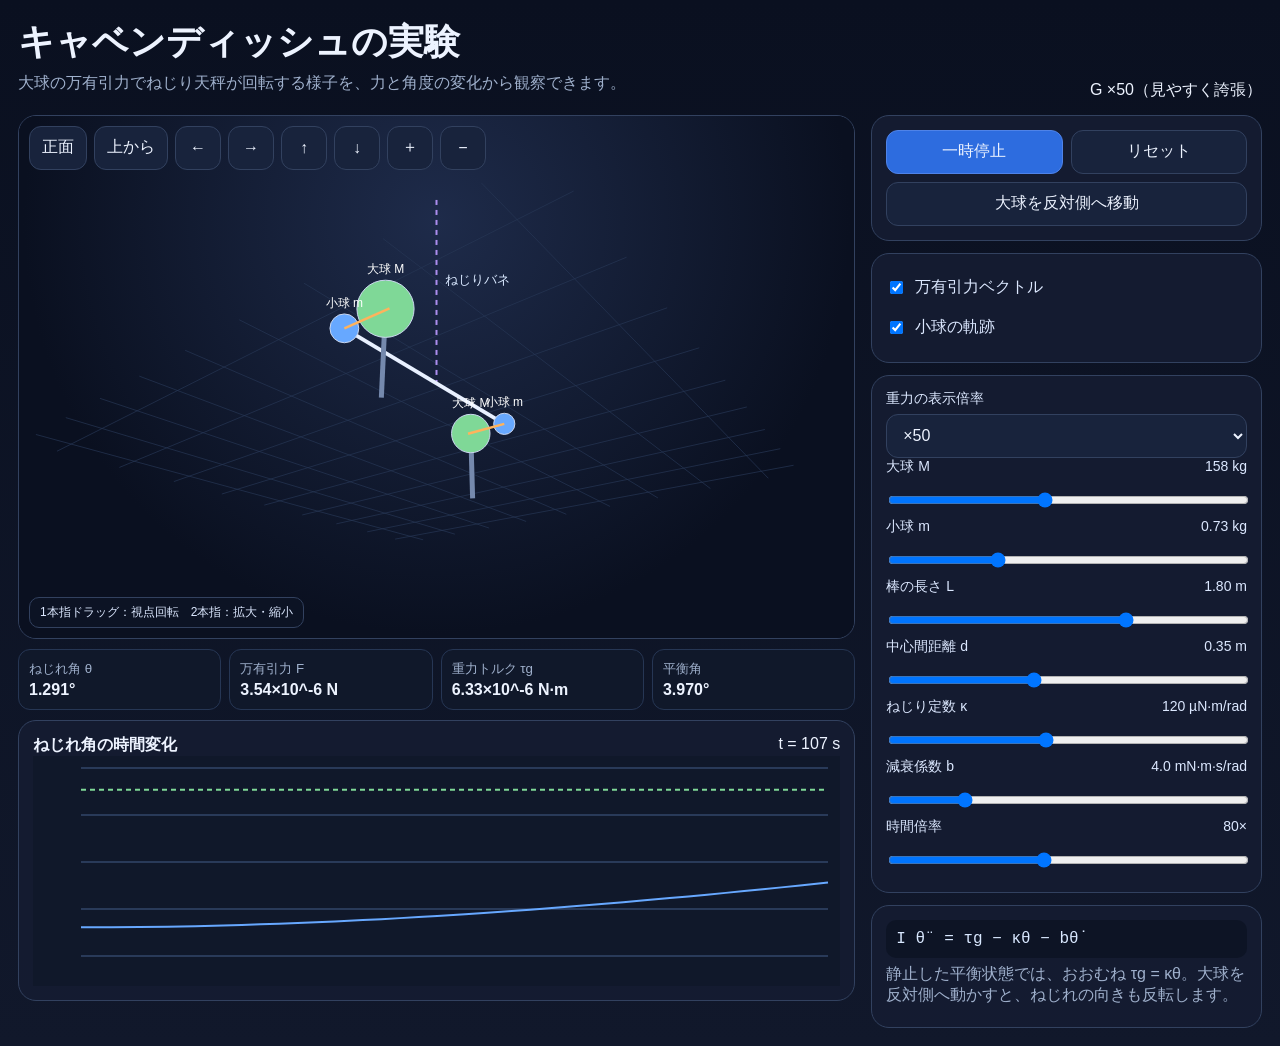
<file: cavendish/index.html>
<!doctype html>
<html lang="ja">
<head>
<meta charset="utf-8">
<meta name="viewport" content="width=device-width,initial-scale=1,viewport-fit=cover">
<title>キャベンディッシュの実験</title>
<link rel="icon" href="icon.svg">
<link rel="apple-touch-icon" href="icon.svg">
<link rel="manifest" href="manifest.webmanifest">
<style>
:root{color-scheme:light dark;--bg:#0b1020;--card:#151c31;--text:#edf3ff;--muted:#9fb0cc;--line:#32415f;--a:#66a3ff;--b:#ffb35c;--g:#80d79b}
*{box-sizing:border-box}
body{margin:0;font-family:-apple-system,BlinkMacSystemFont,"Segoe UI",sans-serif;background:linear-gradient(180deg,#0a1020,#11182b);color:var(--text);overscroll-behavior-y:contain}
main{max-width:1400px;margin:auto;padding:18px}
.top{display:flex;gap:12px;justify-content:space-between;align-items:end;flex-wrap:wrap}
h1{font-size:clamp(22px,3vw,36px);margin:0}
p{color:var(--muted);margin:.4rem 0}
.grid{display:grid;grid-template-columns:minmax(0,1.5fr) minmax(290px,.7fr);gap:16px;margin-top:14px}
.card{background:rgba(21,28,49,.94);border:1px solid var(--line);border-radius:18px;padding:14px}
.stage{position:relative;padding:0;overflow:hidden}
.stage canvas{display:block;width:100%;height:auto;aspect-ratio:16/10;background:radial-gradient(circle at 50% 20%,#1e2b4a,#0a1020 70%);touch-action:none;user-select:none;-webkit-user-select:none;cursor:grab}
.stage canvas:active{cursor:grabbing}
.overlay{position:absolute;left:10px;top:10px;display:flex;gap:7px;flex-wrap:wrap;max-width:calc(100% - 20px)}
.draghint{position:absolute;left:10px;bottom:10px;padding:6px 10px;border:1px solid var(--line);border-radius:10px;background:rgba(13,20,37,.82);color:#dce8ff;font-size:12px;pointer-events:none}
button,select,input{font:inherit}
button,select{min-height:44px;border-radius:12px;border:1px solid var(--line);background:#18233c;color:var(--text);padding:8px 12px}
button.primary{background:#2d6cdf;border-color:#4f83e8}
.viewbtn{min-width:46px;padding-left:10px;padding-right:10px}
.stats{display:grid;grid-template-columns:repeat(4,1fr);gap:8px;margin-top:10px}
.stat{background:#10182a;border:1px solid #263654;border-radius:12px;padding:10px}
.stat small{display:block;color:var(--muted)}
.stat b{display:block;margin-top:3px}
.controls{display:flex;flex-direction:column;gap:12px}
.row{display:grid;gap:6px}
.row label{display:flex;justify-content:space-between;color:#dce8ff;font-size:14px}
.row input[type=range]{width:100%;min-height:32px}
.switch{display:flex;align-items:center;gap:9px;color:#dce8ff;min-height:40px}
.actions{display:grid;grid-template-columns:1fr 1fr;gap:8px}
.actions .wide{grid-column:1/-1}
.chart{width:100%;height:230px;display:block}
.formula{font-family:ui-monospace,SFMono-Regular,Menlo,monospace;background:#0d1425;padding:10px;border-radius:10px;color:#d9e8ff}
@media(max-width:1100px){
  .grid{grid-template-columns:1fr}
  .stage canvas{aspect-ratio:4/3}
  .controls{display:grid;grid-template-columns:repeat(2,minmax(0,1fr));align-items:start}
  .controls .card:nth-child(3){grid-row:span 2}
}
@media(max-width:700px){
  main{padding:10px}
  .stats{grid-template-columns:repeat(2,1fr)}
  .controls{display:flex}
  .card{border-radius:14px}
  .stage canvas{aspect-ratio:1/1}
  .draghint{font-size:11px}
}
@media(pointer:coarse){
  button,select{min-height:48px;font-size:16px}
  .viewbtn{min-width:50px}
  .overlay{gap:8px}
}
</style>
</head>
<body>
<main>
  <div class="top">
    <div>
      <h1>キャベンディッシュの実験</h1>
      <p>大球の万有引力でねじり天秤が回転する様子を、力と角度の変化から観察できます。</p>
    </div>
    <div id="mode">G ×50（見やすく誇張）</div>
  </div>

  <div class="grid">
    <section>
      <div class="card stage">
        <canvas id="scene" width="960" height="720" aria-label="キャベンディッシュの実験の3Dシミュレーション"></canvas>
        <div class="overlay">
          <button id="front">正面</button>
          <button id="top">上から</button>
          <button class="viewbtn" id="left" aria-label="視点を左へ">←</button>
          <button class="viewbtn" id="right" aria-label="視点を右へ">→</button>
          <button class="viewbtn" id="up" aria-label="視点を上へ">↑</button>
          <button class="viewbtn" id="down" aria-label="視点を下へ">↓</button>
          <button class="viewbtn" id="zin" aria-label="拡大">＋</button>
          <button class="viewbtn" id="zout" aria-label="縮小">−</button>
        </div>
        <div class="draghint">1本指ドラッグ：視点回転　2本指：拡大・縮小</div>
      </div>

      <div class="stats">
        <div class="stat"><small>ねじれ角 θ</small><b id="theta">0.000°</b></div>
        <div class="stat"><small>万有引力 F</small><b id="force">—</b></div>
        <div class="stat"><small>重力トルク τg</small><b id="torque">—</b></div>
        <div class="stat"><small>平衡角</small><b id="eq">—</b></div>
      </div>

      <div class="card" style="margin-top:10px">
        <div style="display:flex;justify-content:space-between;gap:10px"><b>ねじれ角の時間変化</b><span id="time">t = 0 s</span></div>
        <canvas id="chart" class="chart" width="900" height="230"></canvas>
      </div>
    </section>

    <aside class="controls">
      <div class="card">
        <div class="actions">
          <button class="primary" id="play">一時停止</button>
          <button id="reset">リセット</button>
          <button class="wide" id="swap">大球を反対側へ移動</button>
        </div>
      </div>

      <div class="card">
        <label class="switch"><input id="showForce" type="checkbox" checked> 万有引力ベクトル</label>
        <label class="switch"><input id="showTrail" type="checkbox" checked> 小球の軌跡</label>
      </div>

      <div class="card">
        <div class="row"><label>重力の表示倍率</label><select id="boost"><option value="1">実値 ×1</option><option value="10">×10</option><option value="50" selected>×50</option><option value="100">×100</option></select></div>
        <div class="row"><label><span>大球 M</span><span id="Mo"></span></label><input id="M" type="range" min="50" max="300" value="158"></div>
        <div class="row"><label><span>小球 m</span><span id="mo"></span></label><input id="m" type="range" min="0.2" max="2" step="0.01" value="0.73"></div>
        <div class="row"><label><span>棒の長さ L</span><span id="Lo"></span></label><input id="L" type="range" min="0.6" max="2.4" step="0.02" value="1.8"></div>
        <div class="row"><label><span>中心間距離 d</span><span id="do"></span></label><input id="d" type="range" min="0.15" max="0.65" step="0.01" value="0.35"></div>
        <div class="row"><label><span>ねじり定数 κ</span><span id="ko"></span></label><input id="k" type="range" min="20" max="250" value="120"></div>
        <div class="row"><label><span>減衰係数 b</span><span id="bo"></span></label><input id="b" type="range" min="0" max="20" step="0.2" value="4"></div>
        <div class="row"><label><span>時間倍率</span><span id="so"></span></label><input id="speed" type="range" min="5" max="180" step="5" value="80"></div>
      </div>

      <div class="card">
        <div class="formula">I θ¨ = τg − κθ − bθ˙</div>
        <p>静止した平衡状態では、おおむね τg = κθ。大球を反対側へ動かすと、ねじれの向きも反転します。</p>
      </div>
    </aside>
  </div>
</main>

<script>
(()=>{
const $=x=>document.getElementById(x),G0=6.67430e-11,sc=$('scene'),cx=sc.getContext('2d'),ch=$('chart'),gc=ch.getContext('2d');
let th=0,om=0,t=0,run=true,side=1,hist=[[0,0]],trail=[],yaw=-.9,pitch=.48,zoom=1,last=performance.now();
let pointers=new Map(),pinchDist=0;
const P=()=>({M:+$('M').value,m:+$('m').value,L:+$('L').value,d:+$('d').value,k:+$('k').value*1e-6,b:+$('b').value*1e-3,boost:+$('boost').value,speed:+$('speed').value});
function geo(a){let p=P(),r=p.L/2,c=Math.cos(a),s=Math.sin(a),z=.55;return{p,r,z,sm:[[r*c,r*s,z],[-r*c,-r*s,z]],lg:[[r,side*p.d,z],[-r,-side*p.d,z]]}}
function grav(a){let g=geo(a),tau=0,Fnear=0,min=1e9,fs=[[0,0,0],[0,0,0]];for(let i=0;i<2;i++)for(let j=0;j<2;j++){let dx=g.lg[j][0]-g.sm[i][0],dy=g.lg[j][1]-g.sm[i][1],dz=0,r=Math.max(.06,Math.hypot(dx,dy,dz)),f=G0*g.p.boost*g.p.M*g.p.m/r**2,nx=dx/r,ny=dy/r;fs[i][0]+=f*nx;fs[i][1]+=f*ny;if(r<min){min=r;Fnear=f}}for(let i=0;i<2;i++)tau+=g.sm[i][0]*fs[i][1]-g.sm[i][1]*fs[i][0];return{g,tau,Fnear,fs}}
function acc(a,w){let q=grav(a),I=2*q.g.p.m*q.g.r*q.g.r;return(q.tau-q.g.p.k*a-q.g.p.b*w)/I}
function step(dt){let a1=om,b1=acc(th,om),a2=om+b1*dt/2,b2=acc(th+a1*dt/2,om+b1*dt/2),a3=om+b2*dt/2,b3=acc(th+a2*dt/2,om+b2*dt/2),a4=om+b3*dt,b4=acc(th+a3*dt,om+b3*dt);th+=dt*(a1+2*a2+2*a3+a4)/6;om+=dt*(b1+2*b2+2*b3+b4)/6}
function equilibrium(){let p=P(),x=grav(0).tau/p.k;for(let i=0;i<12;i++){let h=1e-5,f=grav(x).tau-p.k*x,df=(grav(x+h).tau-grav(x-h).tau)/(2*h)-p.k;if(Math.abs(df)<1e-12)break;x-=f/df}return x}
function proj(pt){let w=sc.clientWidth,h=sc.clientHeight,cy=Math.cos(yaw),sy=Math.sin(yaw),cp=Math.cos(pitch),sp=Math.sin(pitch),x=pt[0],y=pt[1],z=pt[2]-.6,X=cy*x+sy*y,Y=-sp*(-sy*x+cy*y)+cp*z,Z=cp*(-sy*x+cy*y)+sp*z+4.2/zoom,f=Math.min(w,h)*1.15;return[w/2+f*X/Z,h/2-f*Y/Z,f/Z]}
function line(a,b,color,width=2,dash=[]){let A=proj(a),B=proj(b);cx.save();cx.strokeStyle=color;cx.lineWidth=width;cx.setLineDash(dash);cx.beginPath();cx.moveTo(A[0],A[1]);cx.lineTo(B[0],B[1]);cx.stroke();cx.restore()}
function ball(p,r,color,label){let q=proj(p),rr=Math.max(5,r*q[2]);cx.fillStyle=color;cx.strokeStyle='#cbd7ef';cx.lineWidth=1;cx.beginPath();cx.arc(q[0],q[1],rr,0,7);cx.fill();cx.stroke();cx.fillStyle='#fff';cx.font='12px sans-serif';cx.textAlign='center';cx.fillText(label,q[0],q[1]-rr-7)}
function draw(){let w=sc.clientWidth,h=sc.clientHeight,d=devicePixelRatio||1;if(sc.width!==Math.round(w*d)||sc.height!==Math.round(h*d)){sc.width=Math.round(w*d);sc.height=Math.round(h*d);cx.setTransform(d,0,0,d,0,0)}cx.clearRect(0,0,w,h);let q=grav(th),g=q.g;for(let i=-4;i<=4;i++){line([i*.4,-1.8,0],[i*.4,1.8,0],'#273755',.7);line([-1.8,i*.4,0],[1.8,i*.4,0],'#273755',.7)}line([0,0,2.25],[0,0,g.z],'#ad8ef0',2,[5,5]);let springLabel=proj([0,0,(2.25+g.z)/2]);cx.fillStyle='#d9e8ff';cx.font='13px sans-serif';cx.textAlign='left';cx.fillText('ねじりバネ',springLabel[0]+8,springLabel[1]);line(g.sm[0],g.sm[1],'#e8f0ff',4);line([g.lg[0][0],g.lg[0][1],0],g.lg[0],'#7589ad',5);line([g.lg[1][0],g.lg[1][1],0],g.lg[1],'#7589ad',5);if($('showTrail').checked&&trail.length>1){cx.strokeStyle='#9f8cff';cx.beginPath();trail.forEach((p,i)=>{let q=proj(p);i?cx.lineTo(q[0],q[1]):cx.moveTo(q[0],q[1])});cx.stroke()}ball(g.lg[0],.16,'#7fd897','大球 M');ball(g.lg[1],.16,'#7fd897','大球 M');ball(g.sm[0],.085,'#67a8ff','小球 m');ball(g.sm[1],.085,'#67a8ff','小球 m');if($('showForce').checked)for(let i=0;i<2;i++){let f=q.fs[i],n=Math.hypot(f[0],f[1])||1,end=[g.sm[i][0]+.35*f[0]/n,g.sm[i][1]+.35*f[1]/n,g.z];line(g.sm[i],end,'#ffb35c',2.5)}}
function chart(){let w=ch.clientWidth,h=ch.clientHeight,d=devicePixelRatio||1;if(ch.width!==Math.round(w*d)||ch.height!==Math.round(h*d)){ch.width=Math.round(w*d);ch.height=Math.round(h*d);gc.setTransform(d,0,0,d,0,0)}gc.clearRect(0,0,w,h);gc.fillStyle='#10182a';gc.fillRect(0,0,w,h);let eq=equilibrium()*180/Math.PI,vals=hist.map(x=>x[1]*180/Math.PI).concat(eq),mn=Math.min(-.2,...vals),mx=Math.max(.2,...vals),sp=Math.max(.4,mx-mn);mn-=sp*.15;mx+=sp*.15;let tmax=Math.max(60,t),tmin=Math.max(0,tmax-600),X=x=>48+(x-tmin)/(tmax-tmin)*(w-60),Y=y=>12+(mx-y)/(mx-mn)*(h-42);gc.strokeStyle='#293a59';for(let i=0;i<5;i++){let y=12+i*(h-42)/4;gc.beginPath();gc.moveTo(48,y);gc.lineTo(w-12,y);gc.stroke()}gc.setLineDash([5,4]);gc.strokeStyle='#7fd897';gc.beginPath();gc.moveTo(48,Y(eq));gc.lineTo(w-12,Y(eq));gc.stroke();gc.setLineDash([]);gc.strokeStyle='#67a8ff';gc.lineWidth=2;gc.beginPath();hist.filter(x=>x[0]>=tmin).forEach((p,i)=>{let x=X(p[0]),y=Y(p[1]*180/Math.PI);i?gc.lineTo(x,y):gc.moveTo(x,y)});gc.stroke()}
function sci(x){if(!x)return'0';let e=Math.floor(Math.log10(Math.abs(x)));return(x/10**e).toFixed(2)+'×10^'+e}
function ui(){let p=P(),q=grav(th),e=equilibrium();$('theta').textContent=(th*180/Math.PI).toFixed(3)+'°';$('force').textContent=sci(q.Fnear)+' N';$('torque').textContent=sci(q.tau)+' N·m';$('eq').textContent=(e*180/Math.PI).toFixed(3)+'°';$('time').textContent='t = '+Math.round(t)+' s';$('Mo').textContent=p.M.toFixed(0)+' kg';$('mo').textContent=p.m.toFixed(2)+' kg';$('Lo').textContent=p.L.toFixed(2)+' m';$('do').textContent=p.d.toFixed(2)+' m';$('ko').textContent=$('k').value+' µN·m/rad';$('bo').textContent=(+$('b').value).toFixed(1)+' mN·m·s/rad';$('so').textContent=p.speed+'×';$('mode').textContent=p.boost==1?'G 実値 ×1':'G ×'+p.boost+'（見やすく誇張）';$('play').textContent=run?'一時停止':'再生'}
function reset(){th=om=t=0;hist=[[0,0]];trail=[]}
$('play').onclick=()=>{run=!run;ui()};
$('reset').onclick=()=>reset();
$('swap').onclick=()=>side*=-1;
$('front').onclick=()=>{yaw=-Math.PI/2;pitch=.2;zoom=1};
$('top').onclick=()=>{yaw=-Math.PI/2;pitch=1.28;zoom=1};
$('left').onclick=()=>yaw-=.18;
$('right').onclick=()=>yaw+=.18;
$('up').onclick=()=>pitch=Math.min(1.32,pitch+.14);
$('down').onclick=()=>pitch=Math.max(-.05,pitch-.14);
$('zin').onclick=()=>zoom=Math.min(2.1,zoom*1.16);
$('zout').onclick=()=>zoom=Math.max(.5,zoom/1.16);

function distance2(){let a=[...pointers.values()];return a.length<2?0:Math.hypot(a[0].x-a[1].x,a[0].y-a[1].y)}
sc.addEventListener('pointerdown',e=>{e.preventDefault();sc.setPointerCapture(e.pointerId);pointers.set(e.pointerId,{x:e.clientX,y:e.clientY});if(pointers.size===2)pinchDist=distance2()});
sc.addEventListener('pointermove',e=>{if(!pointers.has(e.pointerId))return;e.preventDefault();let prev=pointers.get(e.pointerId);pointers.set(e.pointerId,{x:e.clientX,y:e.clientY});if(pointers.size===1){yaw-=(e.clientX-prev.x)*.012;pitch=Math.max(-.05,Math.min(1.32,pitch+(e.clientY-prev.y)*.009))}else if(pointers.size===2){let nd=distance2();if(pinchDist>0&&nd>0)zoom=Math.max(.5,Math.min(2.1,zoom*(nd/pinchDist)));pinchDist=nd}});
function endPointer(e){pointers.delete(e.pointerId);if(pointers.size<2)pinchDist=0}
sc.addEventListener('pointerup',endPointer);
sc.addEventListener('pointercancel',endPointer);
sc.addEventListener('lostpointercapture',endPointer);
sc.addEventListener('wheel',e=>{e.preventDefault();zoom=Math.max(.5,Math.min(2.1,zoom*(e.deltaY<0?1.08:.92)))},{passive:false});
['M','m','L','d','k','b','speed','boost','showForce','showTrail'].forEach(id=>$(id).oninput=ui);
function loop(now){let dt=Math.min(.05,(now-last)/1000);last=now;if(run){let a=dt*P().speed;while(a>0){let h=Math.min(1.5,a);step(h);t+=h;a-=h}let prev=hist[hist.length-1];if(!prev||t-prev[0]>2){hist.push([t,th]);if(hist.length>700)hist.shift();trail.push(geo(th).sm[0]);if(trail.length>220)trail.shift()}}ui();draw();chart();requestAnimationFrame(loop)}
ui();requestAnimationFrame(loop);
})();
</script>
</body>
</html>
</file>
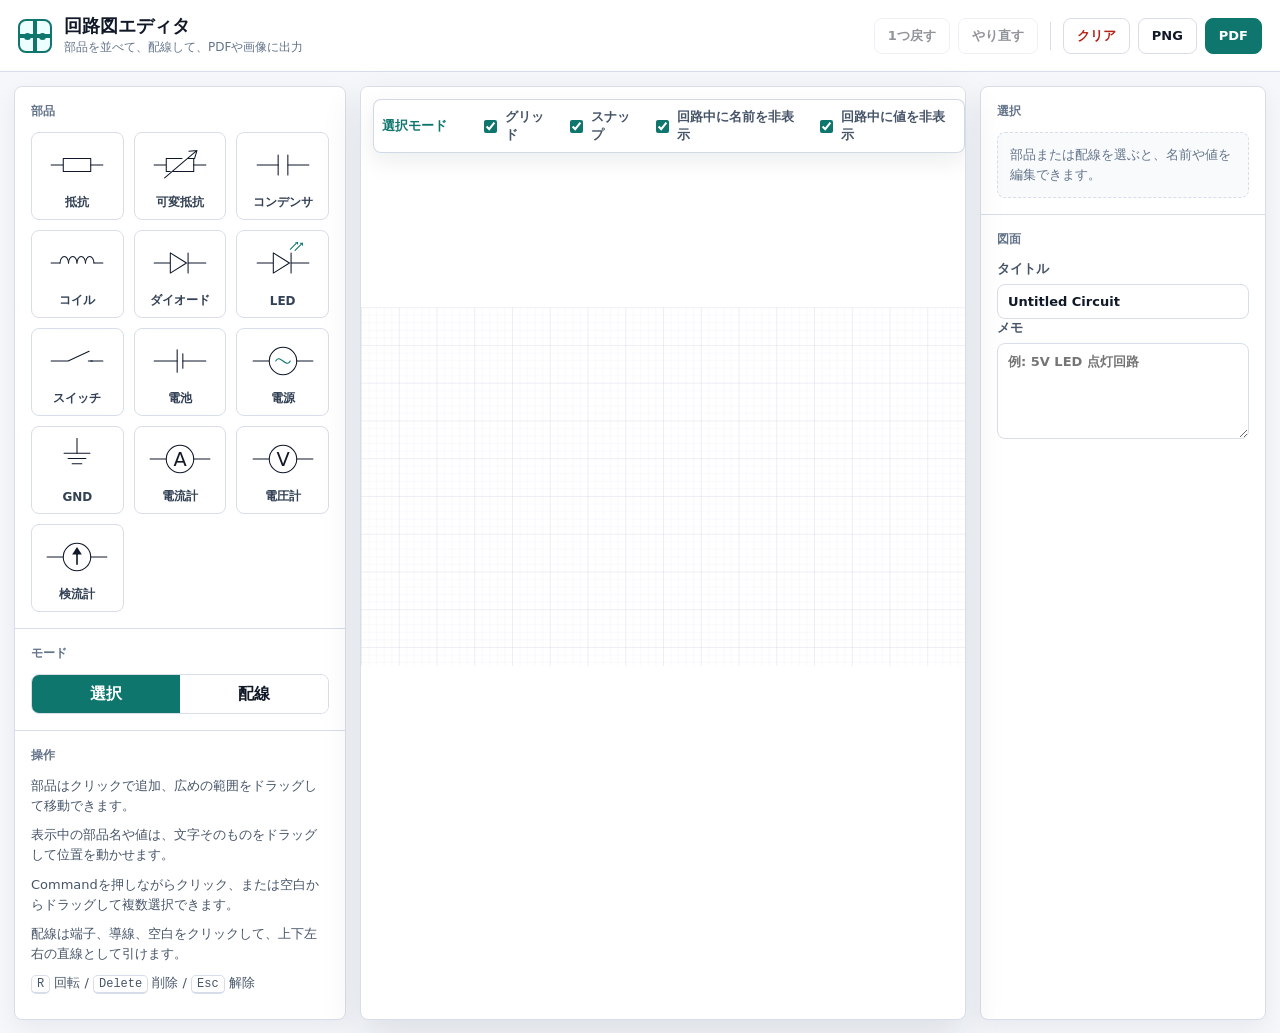
<file: circuit_diagram/index.html>
<!doctype html>
<html lang="ja">
  <head>
    <meta charset="utf-8" />
    <meta name="viewport" content="width=device-width, initial-scale=1" />
    <title>回路図エディタ</title>
    <link rel="stylesheet" href="./styles.css" />
  </head>
  <body>
    <div class="app-shell">
      <header class="topbar">
        <div class="brand">
          <span class="brand-mark" aria-hidden="true"></span>
          <div>
            <h1>回路図エディタ</h1>
            <p>部品を並べて、配線して、PDFや画像に出力</p>
          </div>
        </div>
        <div class="topbar-actions">
          <button class="text-button" id="undoBtn" type="button" title="1つ前の状態に戻す">1つ戻す</button>
          <button class="text-button" id="redoBtn" type="button" title="戻した操作をやり直す">やり直す</button>
          <span class="divider" aria-hidden="true"></span>
          <button class="text-button danger" id="clearBtn" type="button">クリア</button>
          <button class="text-button" id="pngBtn" type="button">PNG</button>
          <button class="primary-button" id="pdfBtn" type="button">PDF</button>
        </div>
      </header>

      <main class="workspace">
        <aside class="panel palette-panel" aria-label="部品パレット">
          <div class="panel-section">
            <h2>部品</h2>
            <div class="palette-grid" id="palette"></div>
          </div>
          <div class="panel-section">
            <h2>モード</h2>
            <div class="segmented" role="group" aria-label="編集モード">
              <button class="segment active" id="selectModeBtn" type="button">選択</button>
              <button class="segment" id="wireModeBtn" type="button">配線</button>
            </div>
          </div>
          <div class="panel-section hint-list">
            <h2>操作</h2>
            <p>部品はクリックで追加、広めの範囲をドラッグして移動できます。</p>
            <p>表示中の部品名や値は、文字そのものをドラッグして位置を動かせます。</p>
            <p>Commandを押しながらクリック、または空白からドラッグして複数選択できます。</p>
            <p>配線は端子、導線、空白をクリックして、上下左右の直線として引けます。</p>
            <p><kbd>R</kbd> 回転 / <kbd>Delete</kbd> 削除 / <kbd>Esc</kbd> 解除</p>
          </div>
        </aside>

        <section class="canvas-wrap" aria-label="回路図キャンバス">
          <div class="canvas-toolbar">
            <div class="status-pill" id="modeStatus">選択モード</div>
            <label class="toggle-row">
              <input id="gridToggle" type="checkbox" checked />
              <span>グリッド</span>
            </label>
            <label class="toggle-row">
              <input id="snapToggle" type="checkbox" checked />
              <span>スナップ</span>
            </label>
            <label class="toggle-row">
              <input id="hideNameToggle" type="checkbox" checked />
              <span>回路中に名前を非表示</span>
            </label>
            <label class="toggle-row">
              <input id="hideValueToggle" type="checkbox" checked />
              <span>回路中に値を非表示</span>
            </label>
          </div>
          <svg id="schematic" viewBox="0 0 1280 760" role="img" aria-label="作成中の回路図">
            <defs>
              <pattern id="smallGrid" width="16" height="16" patternUnits="userSpaceOnUse">
                <path d="M 16 0 L 0 0 0 16" fill="none" stroke="#e2e8f0" stroke-width="1" />
              </pattern>
              <pattern id="grid" width="80" height="80" patternUnits="userSpaceOnUse">
                <rect width="80" height="80" fill="url(#smallGrid)" />
                <path d="M 80 0 L 0 0 0 80" fill="none" stroke="#cbd5e1" stroke-width="1.2" />
              </pattern>
            </defs>
            <rect class="grid-bg" width="1280" height="760" fill="url(#grid)" />
            <g id="wireLayer"></g>
            <g id="componentLayer"></g>
            <g id="overlayLayer"></g>
          </svg>
        </section>

        <aside class="panel inspector-panel" aria-label="選択中の設定">
          <div class="panel-section">
            <h2>選択</h2>
            <div id="emptyInspector" class="empty-state">
              部品または配線を選ぶと、名前や値を編集できます。
            </div>
            <div id="componentInspector" class="inspector hidden">
              <label>
                <span>名前</span>
                <input id="labelInput" type="text" autocomplete="off" />
              </label>
              <label>
                <span>値</span>
                <input id="valueInput" type="text" autocomplete="off" />
              </label>
              <div class="button-row">
                <button class="text-button" id="rotateBtn" type="button">回転</button>
                <button class="text-button" id="duplicateBtn" type="button">複製</button>
                <button class="text-button danger" id="deleteBtn" type="button">削除</button>
              </div>
            </div>
            <div id="multiInspector" class="inspector hidden">
              <p class="wire-meta" id="multiMeta"></p>
              <div class="button-row">
                <button class="text-button" id="rotateMultiBtn" type="button">回転</button>
                <button class="text-button" id="duplicateMultiBtn" type="button">複製</button>
                <button class="text-button danger" id="deleteMultiBtn" type="button">削除</button>
              </div>
            </div>
            <div id="wireInspector" class="inspector hidden">
              <p class="wire-meta" id="wireMeta"></p>
              <button class="text-button danger full" id="deleteWireBtn" type="button">配線を削除</button>
            </div>
          </div>
          <div class="panel-section">
            <h2>図面</h2>
            <label>
              <span>タイトル</span>
              <input id="titleInput" type="text" value="Untitled Circuit" autocomplete="off" />
            </label>
            <label>
              <span>メモ</span>
              <textarea id="noteInput" rows="4" placeholder="例: 5V LED 点灯回路"></textarea>
            </label>
          </div>
        </aside>
      </main>
    </div>

    <div class="toast" id="toast" role="status" aria-live="polite"></div>
    <script src="./app.js?v=20260509-2"></script>
  </body>
</html>
</file>
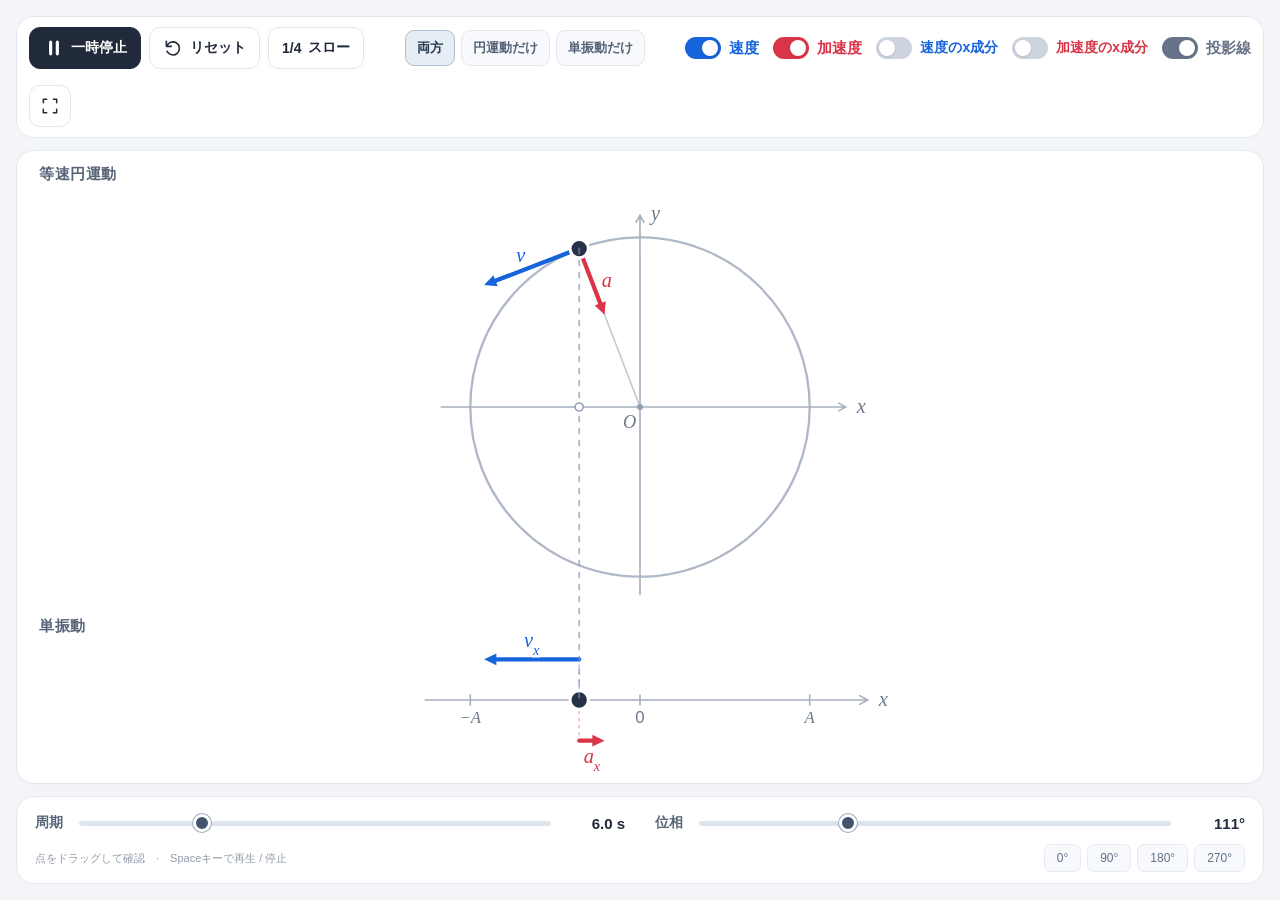
<file: circular-motion/index.html>
<!doctype html>
<html lang="ja">
<head>
<meta charset="utf-8">
<meta name="viewport" content="width=device-width, initial-scale=1, viewport-fit=cover">
<meta name="theme-color" content="#f3f5f8">
<meta name="apple-mobile-web-app-capable" content="yes">
<meta name="apple-mobile-web-app-status-bar-style" content="default">
<title>&#20870;&#36939;&#21205;&#12392;&#21336;&#25391;&#21205;</title>
<style>
:root{color-scheme:light;--bg:#f3f5f8;--paper:#fff;--ink:#202a3b;--muted:#697487;--line:#e3e8ef;--blue:#1664dc;--red:#da3448;--radius:18px;font-family:-apple-system,BlinkMacSystemFont,"Segoe UI","Noto Sans JP","Hiragino Kaku Gothic ProN","Yu Gothic",sans-serif}
*{box-sizing:border-box}html,body{margin:0;min-height:100%;background:var(--bg);color:var(--ink)}body{overscroll-behavior:none}button,input{font:inherit}button{cursor:pointer;-webkit-tap-highlight-color:transparent}button:focus-visible,input:focus-visible,.scene:focus-visible{outline:3px solid #8ca9d3;outline-offset:4px}button:disabled{cursor:default;opacity:.35}button svg{width:20px;height:20px;flex:none}button{touch-action:manipulation}.app{width:100%;max-width:1500px;height:100vh;height:100dvh;min-height:540px;margin:0 auto;padding:16px;display:flex;flex-direction:column;gap:12px}.topbar,.settings,.stage{background:var(--paper);border:1px solid var(--line);border-radius:var(--radius)}.topbar{display:grid;grid-template-columns:auto 1fr auto;align-items:center;gap:16px;padding:10px 12px}.display-modes{display:flex;align-items:center;justify-content:center;gap:6px;flex-wrap:wrap}.mode-btn{min-height:36px;padding:0 11px;border:1px solid var(--line);border-radius:9px;background:#f7f9fc;color:#536176;font-size:13px;font-weight:700}.mode-btn[aria-pressed="true"]{background:#e7edf5;border-color:#aebdd1;color:#263953}.transport,.vector-controls{display:flex;align-items:center;gap:8px}.vector-controls{justify-content:flex-end;gap:14px;flex-wrap:wrap}.btn{min-height:42px;display:inline-flex;align-items:center;justify-content:center;gap:7px;border:1px solid var(--line);border-radius:11px;background:var(--paper);padding:0 13px;font-size:14px;font-weight:600;color:var(--ink);white-space:nowrap;transition:background .15s,box-shadow .15s}.btn:hover{background:#f6f8fb}.btn:active{transform:translateY(1px)}.btn.primary{background:var(--ink);border-color:var(--ink);color:white;min-width:112px}.btn.primary:hover{background:#35415a}.btn.icon-only{padding:0;width:42px}.btn[aria-pressed="true"]:not(.primary){background:#edf2fa;border-color:#bccbe0}.slow-number{font-size:14px;font-weight:700;font-variant-numeric:tabular-nums}.switch{position:relative;display:inline-flex;align-items:center;gap:8px;min-height:42px;font-size:15px;font-weight:650;white-space:nowrap;cursor:pointer;user-select:none;-webkit-tap-highlight-color:transparent}.switch input{position:absolute;width:1px;height:1px;opacity:0}.switch .track{width:36px;height:22px;border-radius:20px;background:#cdd4de;position:relative;flex:none;transition:background .18s}.switch .track:after{content:"";position:absolute;width:16px;height:16px;left:3px;top:3px;border-radius:50%;background:white;box-shadow:0 1px 3px #1b294422;transition:transform .18s}.switch input:checked+.track{background:var(--switch-color,#7b8797)}.switch input:checked+.track:after{transform:translateX(14px)}.switch input:focus-visible+.track{outline:3px solid #8ca9d3;outline-offset:4px}.switch.velocity{--switch-color:var(--blue);color:var(--blue)}.switch.acceleration{--switch-color:var(--red);color:var(--red)}.switch.component{font-size:14px}.switch.projection{--switch-color:#66738a;color:var(--muted)}.stage{position:relative;flex:1;min-height:280px;overflow:hidden;box-shadow:0 3px 18px #24365704}.scene{display:block;width:100%;height:100%;touch-action:none;user-select:none;-webkit-user-select:none}.scene text{font-family:inherit;pointer-events:none}.scene .math{font-family:"Cambria Math",Cambria,Georgia,serif;font-style:italic}.scene .math-label{paint-order:stroke fill;stroke:#fff;stroke-width:5px;stroke-linejoin:round}.scene .section-label{fill:#586578;font-weight:600;letter-spacing:.04em}.scene .axis{stroke:#a6b0be;stroke-width:1.6;fill:none;stroke-linecap:round}.scene .axis-label{fill:#6e7a8b}.scene .orbit{stroke:#aeb8c6;stroke-width:2.3;fill:none}.scene .projection-line{stroke:#8896ab;stroke-width:1.8;stroke-dasharray:5 7;stroke-linecap:round;opacity:.65}.scene .particle{fill:#25324a;stroke:#fff;stroke-width:3;cursor:grab}.scene.dragging .particle,.scene.dragging{cursor:grabbing}.scene .radius{stroke:#bdc6d2;stroke-width:1.5}.scene .vector-stem{stroke-width:1.6;stroke-dasharray:3 4;opacity:.36}.settings{padding:13px 18px 11px}.adjustments{display:grid;grid-template-columns:1fr 1fr;gap:30px}.control{display:grid;grid-template-columns:auto 1fr 62px;align-items:center;gap:12px}.control label{font-size:14px;color:#59667a;font-weight:600;min-width:32px}.control output{font-size:15px;font-weight:650;text-align:right;font-variant-numeric:tabular-nums}.slider{width:100%;min-width:0;cursor:pointer;accent-color:#45566f;touch-action:pan-y}.slider{-webkit-appearance:none;appearance:none;height:26px;margin:0;background:transparent}.slider::-webkit-slider-runnable-track{height:5px;border-radius:10px;background:#dde4ed}.slider::-moz-range-track{height:5px;border-radius:10px;background:#dde4ed}.slider::-webkit-slider-thumb{-webkit-appearance:none;width:18px;height:18px;border-radius:50%;background:#43536d;margin-top:-6.5px;border:3px solid #fff;box-shadow:0 0 0 1px #9aabc1}.slider::-moz-range-thumb{width:13px;height:13px;border-radius:50%;background:#43536d;border:3px solid #fff;box-shadow:0 0 0 1px #9aabc1}.footerline{display:flex;align-items:center;justify-content:space-between;gap:16px;margin-top:8px}.hint{font-size:11px;color:#909baa;line-height:1.5}.presets{display:flex;gap:6px;align-items:center}.presets button{background:#f7f9fc;color:#627086;border:1px solid #e6ebf2;border-radius:7px;min-height:28px;padding:2px 12px;font-size:12px;font-variant-numeric:tabular-nums}.presets button:hover{background:#eaf0f8}.presets button.active{background:#e7edf5;border-color:#b8c6d9;color:#243854}.sr-only{position:absolute;width:1px;height:1px;padding:0;margin:-1px;overflow:hidden;clip:rect(0,0,0,0);white-space:nowrap;border:0}.app:fullscreen{max-width:none;background:var(--bg);padding:16px;width:100vw;height:100vh}.app:-webkit-full-screen{max-width:none;background:var(--bg);padding:16px;width:100vw;height:100vh}
@media(min-width:1600px){.app{padding:22px;gap:15px}.topbar{padding:12px 16px}.settings{padding:16px 20px}.btn{font-size:16px;min-height:46px}.btn.icon-only{width:46px}.switch{font-size:17px;gap:10px}.vector-controls{gap:28px}}
@media(max-width:760px){.app{padding:10px;gap:9px}.topbar{grid-template-columns:1fr auto;gap:6px 10px;padding:8px 10px}.display-modes{grid-column:1 / -1;grid-row:2}.mode-btn{min-height:34px;font-size:12px;padding:0 9px}.vector-controls{grid-column:1 / -1;grid-row:3;justify-content:space-around;gap:10px;border-top:1px solid #eef1f5;padding-top:3px}.fullscreen{grid-column:2;grid-row:1}.transport{gap:6px}.btn{padding:0 11px;min-height:39px}.btn.primary{min-width:109px}.btn.icon-only{min-height:39px;width:39px}.switch{font-size:14px;min-height:34px;gap:6px}.switch .track{width:32px;height:20px}.switch .track:after{width:14px;height:14px}.switch input:checked+.track:after{transform:translateX(12px)}.settings{padding:10px 13px}.adjustments{grid-template-columns:1fr;gap:7px}.control{gap:13px}.footerline{margin-top:7px;justify-content:flex-end}.hint{display:none}.presets{gap:7px}.presets button{min-height:28px;min-width:47px}.stage{border-radius:16px}}
@media(max-width:420px){.reset-text{display:none}#reset{width:39px;padding:0}}
@media(max-width:370px){.reset-text{display:none}.switch{gap:5px;font-size:13px}.vector-controls{gap:4px}.slow-text{display:none}.btn.primary{min-width:102px}.app{padding:8px;gap:7px}}
@media(max-height:650px) and (min-width:761px){.app{padding:8px;gap:6px;min-height:480px}.topbar{padding:5px 10px}.settings{padding:7px 13px}.footerline{margin-top:3px}.btn{min-height:36px}.switch{min-height:36px}.stage{min-height:280px}}
@media(prefers-reduced-motion:reduce){*{scroll-behavior:auto!important;transition:none!important}}
</style>
</head>
<body>
<div class="app" id="app">
  <header class="topbar">
    <div class="transport">
      <button class="btn primary" id="play" type="button" aria-label="&#19968;&#26178;&#20572;&#27490;" title="Space: &#20877;&#29983; / &#19968;&#26178;&#20572;&#27490;">
        <svg id="playIcon" viewBox="0 0 24 24" aria-hidden="true"><path d="M8 5v14M16 5v14" fill="none" stroke="currentColor" stroke-width="3.8" stroke-linecap="round"/></svg>
        <span id="playText">&#19968;&#26178;&#20572;&#27490;</span>
      </button>
      <button class="btn" id="reset" type="button" title="&#20301;&#30456;&#12434;0&#176;&#12395;&#25147;&#12375;&#12390;&#20572;&#27490; (R)" aria-label="&#12522;&#12475;&#12483;&#12488;">
        <svg viewBox="0 0 24 24" aria-hidden="true"><path d="M4.5 10a7.8 7.8 0 1 1 .4 6M4 4v6h6" fill="none" stroke="currentColor" stroke-width="1.9" stroke-linecap="round" stroke-linejoin="round"/></svg>
        <span class="reset-text">&#12522;&#12475;&#12483;&#12488;</span>
      </button>
      <button class="btn" id="slow" type="button" aria-pressed="false" title="&#29289;&#29702;&#30340;&#12394;&#21608;&#26399;&#12420;&#30690;&#21360;&#12398;&#38263;&#12373;&#12399;&#22793;&#12360;&#12378;&#12289;1/4&#20493;&#36895;&#12391;&#20877;&#29983;">
        <span class="slow-number">1/4</span><span class="slow-text">&#12473;&#12525;&#12540;</span>
      </button>
    </div>
    <div class="display-modes" aria-label="表示モード">
      <button class="mode-btn" type="button" data-mode="both" aria-pressed="true">両方</button>
      <button class="mode-btn" type="button" data-mode="circle" aria-pressed="false">円運動だけ</button>
      <button class="mode-btn" type="button" data-mode="shm" aria-pressed="false">単振動だけ</button>
    </div>
    <div class="vector-controls" aria-label="&#34920;&#31034;&#20999;&#12426;&#26367;&#12360;">
      <label class="switch velocity"><input id="velocityToggle" type="checkbox" role="switch" checked><span class="track" aria-hidden="true"></span><span>&#36895;&#24230;</span></label>
      <label class="switch acceleration"><input id="accelerationToggle" type="checkbox" role="switch" checked><span class="track" aria-hidden="true"></span><span>&#21152;&#36895;&#24230;</span></label>
      <label class="switch velocity component"><input id="velocityXToggle" type="checkbox" role="switch"><span class="track" aria-hidden="true"></span><span>速度のx成分</span></label>
      <label class="switch acceleration component"><input id="accelerationXToggle" type="checkbox" role="switch"><span class="track" aria-hidden="true"></span><span>加速度のx成分</span></label>
      <label class="switch projection"><input id="projectionToggle" type="checkbox" role="switch" checked><span class="track" aria-hidden="true"></span><span>&#25237;&#24433;&#32218;</span></label>
    </div>
    <button class="btn icon-only fullscreen" id="fullscreen" type="button" aria-label="&#20840;&#30011;&#38754;" title="&#20840;&#30011;&#38754;">
      <svg viewBox="0 0 24 24" aria-hidden="true"><path d="M8 4H4v4m12-4h4v4M4 16v4h4m12-4v4h-4" fill="none" stroke="currentColor" stroke-width="1.8" stroke-linecap="round" stroke-linejoin="round"/></svg>
    </button>
  </header>

  <main class="stage" id="stage">
    <svg class="scene" id="scene" xmlns="http://www.w3.org/2000/svg" viewBox="0 0 1000 650" role="img" aria-labelledby="sceneTitle sceneDesc">
      <title id="sceneTitle">&#31561;&#36895;&#20870;&#36939;&#21205;&#12392;&#21336;&#25391;&#21205;</title>
      <desc id="sceneDesc">&#19978;&#27573;&#12398;&#20870;&#36939;&#21205;&#12398;x&#24231;&#27161;&#12434;&#19979;&#27573;&#12395;&#25237;&#24433;&#12375;&#12414;&#12377;&#12290;&#38738;&#12399;&#36895;&#24230;&#12289;&#36196;&#12399;&#21152;&#36895;&#24230;&#12290;&#19979;&#27573;&#12398;&#30690;&#21360;&#12399;&#12381;&#12428;&#12382;&#12428;&#12398;x&#25104;&#20998;&#12391;&#12377;&#12290;</desc>
      <g id="circleScene">
        <text class="section-label" id="circleTitle">&#31561;&#36895;&#20870;&#36939;&#21205;</text>
        <circle class="orbit" id="orbit"/>
        <path class="axis" id="circleXAxis"/>
        <path class="axis" id="circleYAxis"/>
        <text class="math axis-label" id="circleXLabel">x</text>
        <text class="math axis-label" id="circleYLabel">y</text>
        <text class="math axis-label math-label" id="originLabel">O</text>
        <line class="radius" id="radiusLine"/>
        <circle id="centerDot" fill="#93a0b3" r="3"/>
        <g id="circleVelocityGroup">
          <g id="circularVelocity"><path/><polygon/><text class="math math-label">v</text></g>
          <g id="circularVelocityX"><path/><polygon/><text class="math math-label">v<tspan baseline-shift="sub" font-size="70%">x</tspan></text></g>
        </g>
        <g id="circleAccelerationGroup">
          <g id="circularAcceleration"><path/><polygon/><text class="math math-label">a</text></g>
          <g id="circularAccelerationX"><path/><polygon/><text class="math math-label">a<tspan baseline-shift="sub" font-size="70%">x</tspan></text></g>
        </g>
        <circle class="particle" id="circleParticle"/>
      </g>
      <g id="shmScene">
        <text class="section-label" id="shmTitle">&#21336;&#25391;&#21205;</text>
        <path class="axis" id="shmAxis"/>
        <text class="math axis-label" id="shmXLabel">x</text>
        <path class="axis" id="shmTicks"/>
        <text class="math axis-label" id="minusLabel" text-anchor="middle">&#8722;A</text>
        <text class="axis-label" id="zeroLabel" text-anchor="middle">0</text>
        <text class="math axis-label" id="plusLabel" text-anchor="middle">A</text>
        <g id="velocityGroup">
          <line class="vector-stem" id="velocityStem" stroke="#1664dc"/>
          <g id="shmVelocity"><path/><polygon/><text class="math math-label">v<tspan baseline-shift="sub" font-size="70%">x</tspan></text></g>
        </g>
        <g id="accelerationGroup">
          <line class="vector-stem" id="accelerationStem" stroke="#da3448"/>
          <g id="shmAcceleration"><path/><polygon/><text class="math math-label">a<tspan baseline-shift="sub" font-size="70%">x</tspan></text></g>
        </g>
        <circle class="particle" id="shmParticle"/>
      </g>
      <g id="projectionGroup">
        <line class="projection-line" id="projectionLine"/>
        <circle id="axisProjection" fill="#fff" stroke="#94a1b4" stroke-width="1.6" r="4"/>
      </g>
    </svg>
  </main>

  <footer class="settings">
    <div class="adjustments">
      <div class="control">
        <label for="period">&#21608;&#26399;</label>
        <input class="slider" id="period" type="range" min="4" max="12" step="0.1" value="6" aria-label="&#21608;&#26399; T (&#31186;)">
        <output for="period" id="periodValue">6.0 s</output>
      </div>
      <div class="control">
        <label for="phase">&#20301;&#30456;</label>
        <input class="slider" id="phase" type="range" min="0" max="360" step="1" value="40" aria-label="&#20301;&#30456; (&#24230;)">
        <output for="phase" id="phaseValue">40&#176;</output>
      </div>
    </div>
    <div class="footerline">
      <span class="hint">&#28857;&#12434;&#12489;&#12521;&#12483;&#12464;&#12375;&#12390;&#30906;&#35469;&#12288;&#183;&#12288;Space&#12461;&#12540;&#12391;&#20877;&#29983; / &#20572;&#27490;</span>
      <div class="presets" aria-label="&#20301;&#30456;&#12434;&#25351;&#23450;&#12375;&#12390;&#20572;&#27490;">
        <button type="button" data-phase="0">0&#176;</button>
        <button type="button" data-phase="90">90&#176;</button>
        <button type="button" data-phase="180">180&#176;</button>
        <button type="button" data-phase="270">270&#176;</button>
      </div>
    </div>
  </footer>
  <p class="sr-only" id="status" role="status" aria-live="polite"></p>
</div>
<script>
(() => {
  'use strict';
  const TAU = Math.PI * 2;
  const MIN_PERIOD = 4;
  const $ = id => document.getElementById(id);
  const ui = Object.fromEntries([
    'app','stage','scene','play','playIcon','playText','reset','slow','fullscreen',
    'velocityToggle','accelerationToggle','velocityXToggle','accelerationXToggle','projectionToggle','period','periodValue',
    'phase','phaseValue','status','circleScene','shmScene','circleTitle','shmTitle','orbit','circleXAxis',
    'circleYAxis','circleXLabel','circleYLabel','originLabel','shmAxis','shmXLabel',
    'shmTicks','minusLabel','zeroLabel','plusLabel','projectionGroup','projectionLine',
    'axisProjection','radiusLine','centerDot','circleVelocityGroup','circleAccelerationGroup','velocityGroup','accelerationGroup',
    'velocityStem','accelerationStem','circularVelocity','circularVelocityX','shmVelocity',
    'circularAcceleration','circularAccelerationX','shmAcceleration','circleParticle','shmParticle'
  ].map(id => [id, $(id)]));
  const initialReducedMotion = window.matchMedia && window.matchMedia('(prefers-reduced-motion: reduce)').matches;
  const state = { theta: 40 * Math.PI / 180, period: 6, playing: !initialReducedMotion, slow: false, mode: 'both' };
  let layout = null;
  let lastTime = null;
  let dragMode = null;
  let activePointer = null;
  let dragUpperHalf = true;
  let lastUiTime = -Infinity;
  const presets = [...document.querySelectorAll('[data-phase]')];
  const modeButtons = [...document.querySelectorAll('[data-mode]')];
  const vectorColors = { velocity: '#1664dc', acceleration: '#da3448' };
  const vectors = new Map();
  for (const [id, kind, lower] of [
    ['circularVelocity','velocity',false], ['circularVelocityX','velocity',true], ['shmVelocity','velocity',true],
    ['circularAcceleration','acceleration',false], ['circularAccelerationX','acceleration',true], ['shmAcceleration','acceleration',true]
  ]) {
    const group = ui[id];
    const [shaft, head, label] = group.children;
    shaft.setAttribute('fill','none');
    shaft.setAttribute('stroke',vectorColors[kind]);
    shaft.setAttribute('stroke-linecap','round');
    head.setAttribute('fill',vectorColors[kind]);
    label.setAttribute('fill',vectorColors[kind]);
    vectors.set(id,{group,shaft,head,label,kind,lower});
  }
  const attrs = (node, values) => { for (const [key, value] of Object.entries(values)) node.setAttribute(key, String(value)); };
  const clamp = (value, low, high) => Math.min(high, Math.max(low, value));
  const wrap = theta => ((theta % TAU) + TAU) % TAU;
  const clean = value => Math.abs(value) < 1e-12 ? 0 : value;
  const mathLabel = (kind, lower, zero) => `${kind === 'velocity' ? 'v' : 'a'}${lower ? '<tspan baseline-shift="sub" font-size="70%">x</tspan>' : ''}${zero ? '<tspan font-style="normal"> = 0</tspan>' : ''}`;

  function horizontalAxis(x1, x2, y, head = 7) {
    return `M ${x1} ${y} H ${x2} M ${x2-head} ${y-head*.55} L ${x2} ${y} L ${x2-head} ${y+head*.55}`;
  }

  function resize() {
    const width = Math.max(240, ui.stage.clientWidth);
    const height = Math.max(280, ui.stage.clientHeight);
    const compact = width < 620;
    const both = state.mode === 'both';
    const circleOnly = state.mode === 'circle';
    let radius, cx = width/2, cy, sy;
    if (both) {
      const top = compact ? 34 : 32;
      const bottom = compact ? 79 : 83;
      const separation = compact ? 58 : 69;
      radius = Math.max(37, Math.min(width * .315, (height - bottom - top - separation) / 2.64));
      cy = top + radius * 1.32;
      sy = height - bottom;
    } else if (circleOnly) {
      radius = Math.max(55, Math.min(width*.34, height*.34));
      cy = height*.50;
      sy = height*.82;
    } else {
      radius = Math.max(55, Math.min(width*.33, height*.28));
      cy = height*.28;
      sy = height*.52;
    }
    const dot = clamp(radius*.054, 6.5, 11);
    const font = clamp(radius*.12, 17, 24);
    const lane = clamp(radius*.24, 29, 43);
    layout = { width, height, radius, cx, cy, sy, dot, font, lane, compact };
    attrs(ui.scene,{viewBox:`0 0 ${width} ${height}`});
    attrs(ui.orbit,{cx,cy,r:radius});
    const left = Math.max(20,cx-radius-29), right = Math.min(width-32,cx+radius+36);
    attrs(ui.circleXAxis,{d:horizontalAxis(left,right,cy)});
    const ytop = cy-radius-22, ybottom = cy+radius+18;
    attrs(ui.circleYAxis,{d:`M ${cx} ${ybottom} V ${ytop} M ${cx-4} ${ytop+7} L ${cx} ${ytop} L ${cx+4} ${ytop+7}`});
    attrs(ui.circleXLabel,{x:right+11,y:cy+6,'font-size':font});
    attrs(ui.circleYLabel,{x:cx+11,y:ytop+5,'font-size':font});
    attrs(ui.originLabel,{x:cx-17,y:cy+21,'font-size':font*.9});
    const lowerLeft = Math.max(21,cx-radius-45), lowerRight = Math.min(width-31,cx+radius+58);
    attrs(ui.shmAxis,{d:horizontalAxis(lowerLeft,lowerRight,sy,8)});
    attrs(ui.shmXLabel,{x:lowerRight+11,y:sy+6,'font-size':font});
    attrs(ui.shmTicks,{d:[cx-radius,cx,cx+radius].map(x=>`M ${x} ${sy-5} V ${sy+5}`).join(' ')});
    [ui.minusLabel,ui.zeroLabel,ui.plusLabel].forEach((node,index)=>attrs(node,{x:cx+(index-1)*radius,y:sy+23,'font-size':font*.82}));
    attrs(ui.centerDot,{cx,cy});
    attrs(ui.radiusLine,{x1:cx,y1:cy});
    attrs(ui.circleTitle,{x:compact?16:22,y:circleOnly?28:28,'font-size':compact?13:15});
    attrs(ui.shmTitle,{x:compact?16:22,y:state.mode==='shm'?Math.max(28,sy-lane-70):sy-lane-28,'font-size':compact?13:15});
    attrs(ui.circleParticle,{r:dot});
    attrs(ui.shmParticle,{r:dot});
    for (const vector of vectors.values()) {
      attrs(vector.shaft,{'stroke-width':clamp(radius*.025,3.2,5)});
      attrs(vector.label,{'font-size':font});
    }
    render();
  }

  function drawVector(id, x, y, dx, dy) {
    const v = vectors.get(id), {radius,width,height,font} = layout;
    dx = clean(dx); dy = clean(dy);
    const length = Math.hypot(dx,dy);
    const isZero = length < 1e-8;
    attrs(v.group,{'data-x1':x,'data-y1':y,'data-dx':dx,'data-dy':dy,'data-x2':x+dx,'data-y2':y+dy});
    v.shaft.style.display = isZero ? 'none' : '';
    v.head.style.display = isZero ? 'none' : '';
    const labelKey = `${v.kind}/${v.lower}/${isZero}`;
    if (v.label.dataset.labelKey !== labelKey) {
      v.label.innerHTML = mathLabel(v.kind,v.lower,isZero);
      v.label.dataset.labelKey = labelKey;
    }
    let tx, ty;
    if (!isZero) {
      const ux=dx/length,uy=dy/length;
      const headLength=Math.min(clamp(radius*.072,10,15),length*.72);
      const headWidth=headLength*.48;
      const ex=x+dx,ey=y+dy,bx=ex-headLength*ux,by=ey-headLength*uy;
      attrs(v.shaft,{d:`M ${x} ${y} L ${bx+ux*.8} ${by+uy*.8}`});
      attrs(v.head,{points:`${ex},${ey} ${bx-uy*headWidth},${by+ux*headWidth} ${bx+uy*headWidth},${by-ux*headWidth}`});
      if(v.lower){
        tx=x+dx*.5; ty=y+(v.kind==='velocity'?-12:font+2);
      }else{
        const offset=font*.7;
        const side=v.kind==='velocity'?1:-1;
        tx=x+dx*.56-uy*offset*side;
        ty=y+dy*.56+ux*offset*side+font*.3;
      }
    }else{
      tx=x+font*.7; ty=y+(v.kind==='velocity'?-12:font+2);
    }
    const edgePad=isZero?font*1.9:font*.7;
    attrs(v.label,{x:clamp(tx,edgePad,width-edgePad),y:clamp(ty,font+5,height-12),'text-anchor':'middle'});
  }

  function render() {
    if (!layout) return;
    const {radius,cx,cy,sy,lane,dot}=layout;
    const cosine=clean(Math.cos(state.theta)),sine=clean(Math.sin(state.theta));
    const x=cx+radius*cosine,y=cy-radius*sine;
    const velocityLength=.90*radius*(MIN_PERIOD/state.period);
    const accelerationLength=.94*radius*(MIN_PERIOD/state.period)**2;
    attrs(ui.circleParticle,{cx:x,cy:y});
    attrs(ui.shmParticle,{cx:x,cy:sy});
    attrs(ui.radiusLine,{x2:x,y2:y});
    attrs(ui.projectionLine,{x1:x,y1:Math.min(y,cy),x2:x,y2:sy});
    attrs(ui.axisProjection,{cx:x,cy});
    attrs(ui.velocityStem,{x1:x,y1:sy-dot-2,x2:x,y2:sy-lane});
    attrs(ui.accelerationStem,{x1:x,y1:sy+dot+2,x2:x,y2:sy+lane});
    drawVector('circularVelocity',x,y,-velocityLength*sine,-velocityLength*cosine);
    drawVector('circularVelocityX',x,y,-velocityLength*sine,0);
    drawVector('circularAcceleration',x,y,-accelerationLength*cosine,accelerationLength*sine);
    drawVector('circularAccelerationX',x,y,-accelerationLength*cosine,0);
    drawVector('shmVelocity',x,sy-lane,-velocityLength*sine,0);
    drawVector('shmAcceleration',x,sy+lane,-accelerationLength*cosine,0);
    ui.circleScene.style.display=state.mode==='shm'?'none':'';
    ui.shmScene.style.display=state.mode==='circle'?'none':'';
    ui.circularVelocity.style.display=ui.velocityToggle.checked?'':'none';
    ui.circularAcceleration.style.display=ui.accelerationToggle.checked?'':'none';
    ui.circularVelocityX.style.display=ui.velocityXToggle.checked?'':'none';
    ui.circularAccelerationX.style.display=ui.accelerationXToggle.checked?'':'none';
    ui.velocityGroup.style.display=ui.velocityToggle.checked?'':'none';
    ui.accelerationGroup.style.display=ui.accelerationToggle.checked?'':'none';
    ui.projectionGroup.style.display=(state.mode==='both'&&ui.projectionToggle.checked)?'':'none';
    ui.projectionToggle.closest('label').style.display=state.mode==='both'?'':'none';
  }

  function syncPhaseControl() {
    const degrees=state.theta*180/Math.PI;
    const rounded=Math.round(degrees)%360;
    ui.phase.value=String(rounded);
    ui.phaseValue.value=`${rounded}\u00b0`;
    ui.phase.setAttribute('aria-valuetext',`${rounded}\u5ea6`);
    presets.forEach(button=>button.classList.toggle('active',!state.playing&&Math.abs(degrees-Number(button.dataset.phase))<.01));
  }

  function setPlaying(playing) {
    state.playing=playing;
    lastTime=null;
    const label=playing?'\u4e00\u6642\u505c\u6b62':'\u518d\u751f';
    ui.playText.textContent=label;
    ui.play.setAttribute('aria-label',label);
    ui.playIcon.innerHTML=playing
      ?'<path d="M8 5v14M16 5v14" fill="none" stroke="currentColor" stroke-width="3.8" stroke-linecap="round"/>'
      :'<path d="M8 4.5 19 12 8 19.5Z" fill="currentColor"/>';
    syncPhaseControl();
  }
  function setPhase(degrees) {
    setPlaying(false);
    state.theta=wrap(Number(degrees)*Math.PI/180);
    render();syncPhaseControl();
  }
  function togglePlay(){setPlaying(!state.playing);}
  ui.play.addEventListener('click',togglePlay);
  ui.reset.addEventListener('click',()=>setPhase(0));
  ui.slow.addEventListener('click',()=>{
    state.slow=!state.slow;
    ui.slow.setAttribute('aria-pressed',String(state.slow));
  });
  for (const node of [ui.velocityToggle,ui.accelerationToggle,ui.velocityXToggle,ui.accelerationXToggle,ui.projectionToggle]) node.addEventListener('change',render);
  modeButtons.forEach(button=>button.addEventListener('click',()=>{
    state.mode=button.dataset.mode;
    modeButtons.forEach(b=>b.setAttribute('aria-pressed',String(b===button)));
    resize();
  }));
  ui.period.addEventListener('input',()=>{
    const period=Number(ui.period.value);
    if(Number.isFinite(period)&&period>=4&&period<=12){
      state.period=period;ui.periodValue.value=`${period.toFixed(1)} s`;
      ui.period.setAttribute('aria-valuetext',`${period.toFixed(1)}\u79d2`);render();
    }
  });
  ui.phase.addEventListener('input',()=>setPhase(ui.phase.value));
  presets.forEach(button=>button.addEventListener('click',()=>setPhase(button.dataset.phase)));

  function pointFromEvent(event){
    const box=ui.scene.getBoundingClientRect();
    return {x:(event.clientX-box.left)*layout.width/box.width,y:(event.clientY-box.top)*layout.height/box.height};
  }
  function updateDrag(event){
    const p=pointFromEvent(event),{cx,cy,radius}=layout;
    if(dragMode==='circle'){
      if(Math.hypot(p.x-cx,p.y-cy)<radius*.12)return;
      state.theta=wrap(Math.atan2(cy-p.y,p.x-cx));
    }else if(dragMode==='shm'){
      const angle=Math.acos(clamp((p.x-cx)/radius,-1,1));
      state.theta=dragUpperHalf?angle:wrap(TAU-angle);
    }
    render();syncPhaseControl();
  }
  ui.scene.addEventListener('pointerdown',event=>{
    if(!layout||event.button!==0||activePointer!==null)return;
    const p=pointFromEvent(event),{cx,cy,sy,radius,dot}=layout;
    const px=cx+radius*Math.cos(state.theta),py=cy-radius*Math.sin(state.theta);
    const nearPoint=Math.hypot(p.x-px,p.y-py)<Math.max(25,dot*2.5);
    const nearCircle=Math.abs(Math.hypot(p.x-cx,p.y-cy)-radius)<Math.max(18,radius*.14);
    const nearSHM=Math.abs(p.y-sy)<25&&Math.abs(p.x-cx)<radius+20;
    if(!nearPoint&&!nearCircle&&!nearSHM)return;
    dragMode=(nearPoint||nearCircle)?'circle':'shm';
    dragUpperHalf=Math.sin(state.theta)>=0;
    activePointer=event.pointerId;
    setPlaying(false);
    ui.scene.classList.add('dragging');
    ui.scene.setPointerCapture(event.pointerId);
    updateDrag(event);event.preventDefault();
  });
  ui.scene.addEventListener('pointermove',event=>{
    if(event.pointerId===activePointer&&dragMode){updateDrag(event);event.preventDefault();}
  });
  function endDrag(event){
    if(event.pointerId!==activePointer)return;
    activePointer=null;dragMode=null;ui.scene.classList.remove('dragging');
  }
  ui.scene.addEventListener('pointerup',endDrag);
  ui.scene.addEventListener('pointercancel',endDrag);
  ui.scene.addEventListener('lostpointercapture',endDrag);

  document.addEventListener('keydown',event=>{
    if(event.altKey||event.ctrlKey||event.metaKey||event.repeat)return;
    const target=event.target;
    if(target instanceof HTMLElement&&(target.matches('input,textarea,select,button')||target.isContentEditable))return;
    const key=event.key.toLowerCase();
    if(event.code==='Space'){event.preventDefault();togglePlay();}
    else if(key==='r'){event.preventDefault();setPhase(0);}
    else if(key==='v'||key==='a'||key==='p'){
      const control=key==='v'?ui.velocityToggle:key==='a'?ui.accelerationToggle:ui.projectionToggle;
      control.checked=!control.checked;render();
    }else if(event.key==='ArrowLeft'||event.key==='ArrowRight'){
      event.preventDefault();setPhase(state.theta*180/Math.PI+(event.key==='ArrowRight'?1:-1));
    }
  });

  const canFullscreen=!!(ui.app.requestFullscreen||ui.app.webkitRequestFullscreen);
  if(!canFullscreen){ui.fullscreen.hidden=true;ui.fullscreen.style.display='none';}
  ui.fullscreen.addEventListener('click',async()=>{
    try{
      if(document.fullscreenElement||document.webkitFullscreenElement){
        if(document.exitFullscreen)await document.exitFullscreen();else if(document.webkitExitFullscreen)document.webkitExitFullscreen();
      }else if(ui.app.requestFullscreen){await ui.app.requestFullscreen();}
      else if(ui.app.webkitRequestFullscreen){ui.app.webkitRequestFullscreen();}
    }catch(error){
      ui.status.textContent='\u3053\u306e\u74b0\u5883\u3067\u306f\u5168\u753b\u9762\u8868\u793a\u3092\u958b\u59cb\u3067\u304d\u307e\u305b\u3093\u3067\u3057\u305f\u3002';
    }
  });
  function fullscreenChanged(){
    const isFull=!!(document.fullscreenElement||document.webkitFullscreenElement);
    const label=isFull?'\u5168\u753b\u9762\u3092\u7d42\u4e86':'\u5168\u753b\u9762';
    ui.fullscreen.setAttribute('aria-label',label);ui.fullscreen.title=label;resize();
  }
  document.addEventListener('fullscreenchange',fullscreenChanged);
  document.addEventListener('webkitfullscreenchange',fullscreenChanged);
  document.addEventListener('visibilitychange',()=>{lastTime=null;});
  if('ResizeObserver'in window)new ResizeObserver(resize).observe(ui.stage);else window.addEventListener('resize',resize);

  function frame(now){
    if(state.playing&&!document.hidden){
      if(lastTime!==null){
        const dt=clamp((now-lastTime)/1000,0,.1);
        state.theta=wrap(state.theta+TAU/state.period*dt*(state.slow?.25:1));
      }
      render();
      if(now-lastUiTime>65){syncPhaseControl();lastUiTime=now;}
    }
    lastTime=now;
    requestAnimationFrame(frame);
  }
  resize();setPlaying(state.playing);requestAnimationFrame(frame);
})();
</script>
</body>
</html>
</file>
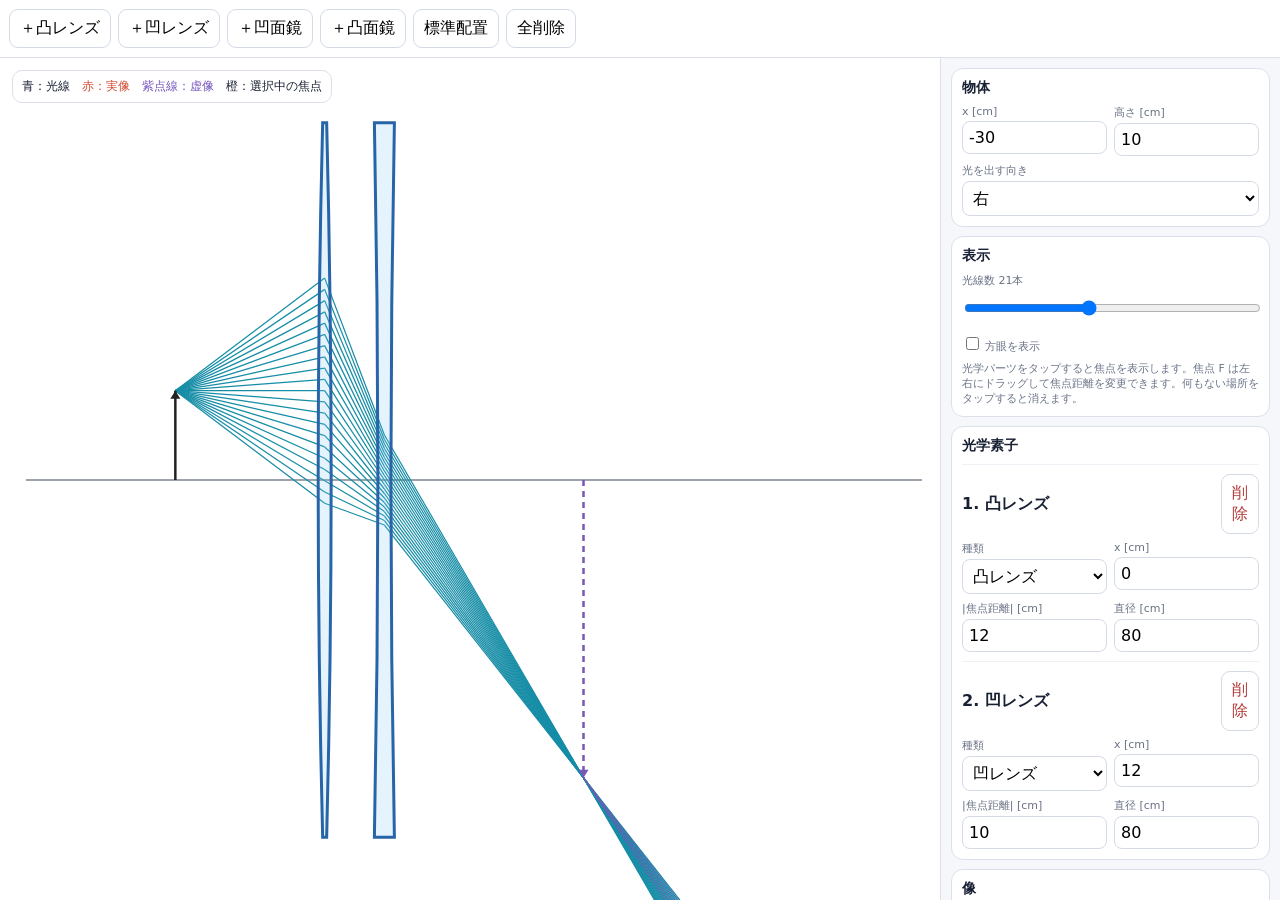
<file: optical-ray-lab/index.html>
<!doctype html>
<html lang="ja">
<head>
<meta charset="utf-8">
<meta name="viewport" content="width=device-width,initial-scale=1,viewport-fit=cover">
<title>光線追跡ラボ</title>
<meta name="theme-color" content="#142a56">
<meta name="apple-mobile-web-app-capable" content="yes">
<meta name="apple-mobile-web-app-title" content="光線追跡">
<link rel="manifest" href="manifest.webmanifest">
<link rel="icon" href="icon.svg" type="image/svg+xml">
<style>
*{box-sizing:border-box}html,body{margin:0;height:100%;font-family:system-ui,-apple-system,"Hiragino Sans",sans-serif;color:#182033;background:#f5f7fb}button,input,select{font:inherit}button{border:1px solid #d4dae6;background:white;border-radius:9px;padding:8px 10px}.app{height:100%;display:grid;grid-template-rows:auto 1fr}.bar{display:flex;gap:7px;flex-wrap:wrap;align-items:center;padding:9px;background:#fff;border-bottom:1px solid #dbe0ea}.main{min-height:0;display:grid;grid-template-columns:1fr 340px}.stage{position:relative;min-height:0;background:#fff}.stage canvas{position:absolute;inset:0;width:100%;height:100%;touch-action:none}.side{overflow:auto;padding:10px;border-left:1px solid #dbe0ea}.box{background:#fff;border:1px solid #dbe0ea;border-radius:12px;padding:10px;margin-bottom:9px}.box h3{font-size:14px;margin:0 0 8px}.g{display:grid;grid-template-columns:1fr 1fr;gap:7px}label{font-size:11px;color:#687184;display:block;margin-bottom:3px}input,select{width:100%;border:1px solid #d4dae6;border-radius:8px;padding:6px;background:#fff}.card{border-top:1px solid #edf0f5;padding-top:9px;margin-top:9px}.card.selected{background:#fff9eb;border-radius:9px;padding:9px;margin-left:-5px;margin-right:-5px}.row{display:flex;gap:6px;align-items:center}.row>*{flex:1}.del{flex:0!important;color:#b43a3a}.legend{position:absolute;left:12px;top:12px;background:#ffffffdd;border:1px solid #dbe0ea;border-radius:10px;padding:7px 9px;font-size:12px;pointer-events:none}.real{color:#d24a2f}.virt{color:#7655bd}.note{font-size:11px;color:#6a7488}.imgs>div{font-size:12px;border:1px solid #e0e4ed;border-radius:8px;padding:7px;margin-top:6px}@media(max-width:850px){.main{grid-template-columns:1fr;grid-template-rows:56vh 1fr}.side{border-left:0;border-top:1px solid #dbe0ea}.bar button{font-size:12px;padding:7px}}
</style>
</head>
<body>
<div class="app">
<div class="bar"><button data-add="convexLens">＋凸レンズ</button><button data-add="concaveLens">＋凹レンズ</button><button data-add="concaveMirror">＋凹面鏡</button><button data-add="convexMirror">＋凸面鏡</button><button id="preset">標準配置</button><button id="clear">全削除</button></div>
<div class="main">
<div class="stage" id="stage"><canvas id="cv"></canvas><div class="legend">青：光線　<span class="real">赤：実像</span>　<span class="virt">紫点線：虚像</span>　橙：選択中の焦点</div></div>
<aside class="side">
<div class="box"><h3>物体</h3><div class="g"><div><label>x [cm]</label><input id="ox" type="number"></div><div><label>高さ [cm]</label><input id="oh" type="number"></div></div><div style="margin-top:7px"><label>光を出す向き</label><select id="edir"><option value="right">右</option><option value="left">左</option><option value="both">両方向</option></select></div></div>
<div class="box"><h3>表示</h3><label>光線数 <span id="nlab"></span></label><input id="nr" type="range" min="7" max="41" step="2"><label style="margin-top:7px"><input id="grid" type="checkbox" style="width:auto"> 方眼を表示</label><div class="note" style="margin-top:7px">光学パーツをタップすると焦点を表示します。焦点 F は左右にドラッグして焦点距離を変更できます。何もない場所をタップすると消えます。</div></div>
<div class="box"><h3>光学素子</h3><div id="els"></div></div>
<div class="box"><h3>像</h3><div id="imgs" class="imgs"></div><div class="note" style="margin-top:7px">薄レンズ・球面鏡の近軸近似。鏡の裏面から入射した光はそこで停止します。</div></div>
</aside>
</div>
</div>
<script>
(()=>{
const W={xmin:-60,xmax:120,ymin:-45,ymax:45},cv=document.getElementById('cv'),ctx=cv.getContext('2d'),stage=document.getElementById('stage'),els=document.getElementById('els'),imgs=document.getElementById('imgs');
let id=1,selectedId=null,drag=null;
let S={o:{x:-30,h:10,dir:'right'},n:21,grid:false,e:[]};
const lab={convexLens:'凸レンズ',concaveLens:'凹レンズ',concaveMirror:'凹面鏡',convexMirror:'凸面鏡'},mirror=t=>t.includes('Mirror'),ff=e=>e.type==='convexLens'?e.f:e.type==='concaveLens'?-e.f:e.type==='concaveMirror'?e.f:-e.f;
function add(type,x=10,f=25,a=80,face='left'){S.e.push({id:id++,type,x,f:Math.abs(f),a,face});ui();draw()}
function standard(){selectedId=null;S.o={x:-30,h:10,dir:'right'};S.e=[];add('convexLens',0,12,80);add('concaveLens',12,10,80);sync()}
function R(){const r=stage.getBoundingClientRect(),d=Math.min(devicePixelRatio||1,2);cv.width=r.width*d;cv.height=r.height*d;ctx.setTransform(d,0,0,d,0,0);draw()}
new ResizeObserver(R).observe(stage);
function pr(){return{x:26,y:20,w:Math.max(100,stage.clientWidth-44),h:Math.max(100,stage.clientHeight-38)}}
function sx(x){let r=pr();return r.x+(x-W.xmin)/(W.xmax-W.xmin)*r.w}
function sy(y){let r=pr();return r.y+(W.ymax-y)/(W.ymax-W.ymin)*r.h}
function wx(x){let r=pr();return W.xmin+(x-r.x)/r.w*(W.xmax-W.xmin)}
function line(a,b,c,d,col='#222',w=1,dash=[]){ctx.save();ctx.strokeStyle=col;ctx.lineWidth=w;ctx.setLineDash(dash);ctx.beginPath();ctx.moveTo(sx(a),sy(b));ctx.lineTo(sx(c),sy(d));ctx.stroke();ctx.restore()}
function bg(){ctx.clearRect(0,0,stage.clientWidth,stage.clientHeight);if(S.grid){for(let x=-60;x<=120;x+=10)line(x,-45,x,45,'#edf0f5');for(let y=-40;y<=40;y+=10)line(-60,y,120,y,'#edf0f5')}line(-60,0,120,0,'#7c8492',1.4)}
function arrow(x,h,col='#222',dash=false){ctx.save();ctx.strokeStyle=col;ctx.fillStyle=col;ctx.lineWidth=2.5;ctx.setLineDash(dash?[6,5]:[]);ctx.beginPath();ctx.moveTo(sx(x),sy(0));ctx.lineTo(sx(x),sy(h));ctx.stroke();ctx.setLineDash([]);let p=sx(x),q=sy(h),s=h>=0?1:-1;ctx.beginPath();ctx.moveTo(p,q);ctx.lineTo(p-5,q+8*s);ctx.lineTo(p+5,q+8*s);ctx.fill();ctx.restore()}
function mirrorCurve(e,shift=0){const x=sx(e.x),yt=sy(e.a/2),yb=sy(-e.a/2),ym=sy(0),front=e.face==='left'?-1:1,conc=e.type==='concaveMirror',mid=(conc?-front:front)*10+shift*(-front),edge=shift*(-front);ctx.beginPath();ctx.moveTo(x+edge,yt);ctx.quadraticCurveTo(x+mid,ym,x+edge,yb)}
function optic(e){const x=sx(e.x),yt=sy(e.a/2),yb=sy(-e.a/2),ym=sy(0),sel=selectedId===e.id;ctx.save();ctx.lineWidth=sel?4:3;ctx.strokeStyle=sel?'#d98200':(mirror(e.type)?'#5f6672':'#2764a8');if(mirror(e.type)){mirrorCurve(e,0);ctx.stroke();ctx.strokeStyle='#a7aeb8';ctx.lineWidth=2;ctx.setLineDash([4,4]);mirrorCurve(e,5);ctx.stroke();ctx.setLineDash([])}else{ctx.fillStyle='#7dc8f033';ctx.beginPath();if(e.type==='convexLens'){ctx.moveTo(x-2,yt);ctx.quadraticCurveTo(x-11,ym,x-2,yb);ctx.lineTo(x+2,yb);ctx.quadraticCurveTo(x+11,ym,x+2,yt)}else{ctx.moveTo(x-10,yt);ctx.quadraticCurveTo(x-3,ym,x-10,yb);ctx.lineTo(x+10,yb);ctx.quadraticCurveTo(x+3,ym,x+10,yt)}ctx.closePath();ctx.fill();ctx.stroke()}ctx.restore()}
function focusDot(x,label='F'){if(x<W.xmin||x>W.xmax)return;const px=sx(x),py=sy(0);ctx.save();ctx.fillStyle='#e58a00';ctx.strokeStyle='#fff';ctx.lineWidth=2;ctx.beginPath();ctx.arc(px,py,6,0,Math.PI*2);ctx.fill();ctx.stroke();ctx.fillStyle='#a85f00';ctx.font='bold 13px system-ui';ctx.textAlign='center';ctx.fillText(label,px,py-10);ctx.restore()}
function focusPositions(e){if(mirror(e.type)){const front=e.face==='left'?-1:1;return[e.type==='concaveMirror'?e.x+front*e.f:e.x-front*e.f]}return[e.x-e.f,e.x+e.f]}
function drawFocus(){const e=S.e.find(q=>q.id===selectedId);if(!e)return;focusPositions(e).forEach(x=>focusDot(x))}
function next(ray){let arr=S.e.filter(e=>ray.s>0?e.x>ray.x+1e-6:e.x<ray.x-1e-6).sort((a,b)=>ray.s>0?a.x-b.x:b.x-a.x);return arr[0]}
function trace(y,m,s){let r={x:S.o.x,y,m,s},seg=[];for(let k=0;k<20;k++){let e=next(r),xe=e?e.x:(r.s>0?W.xmax:W.xmin),yn=r.y+r.m*(xe-r.x);seg.push({x1:r.x,y1:r.y,x2:xe,y2:yn});if(!e){r={...r,x:xe,y:yn};break}if(Math.abs(yn)>e.a/2){r={...r,x:xe,y:yn};continue}if(mirror(e.type)){let good=(e.face==='left'&&r.s>0)||(e.face==='right'&&r.s<0);if(!good){r={...r,x:xe,y:yn,stop:true};break}let f=ff(e),mo=-r.m+r.s*yn/f;r={x:xe,y:yn,m:mo,s:-r.s}}else r={x:xe,y:yn,m:r.m-r.s*yn/ff(e),s:r.s}}return{seg,end:r}}
function bundle(s){let out=[];for(let i=0;i<S.n;i++){let m=-.42+.84*i/(S.n-1);out.push(trace(S.o.h,m,s))}return out}
function imageFrom(bs){let rr=bs.filter(b=>!b.end.stop&&Math.abs(b.end.m)<10),pts=[];for(let i=0;i<rr.length;i++)for(let j=i+1;j<rr.length;j+=Math.max(1,Math.floor(rr.length/8))){let a=rr[i].end,b=rr[j].end,d=a.m-b.m;if(Math.abs(d)<1e-5)continue;let x=(b.y-b.m*b.x-a.y+a.m*a.x)/d,y=a.y+a.m*(x-a.x);if(x<W.xmin-150||x>W.xmax+150||Math.abs(y)>150)continue;let real=((x-a.x)*a.s>0)&&((x-b.x)*b.s>0);pts.push({x,y,real})}if(!pts.length)return null;pts.sort((a,b)=>a.x-b.x);let mid=pts[Math.floor(pts.length/2)],near=pts.filter(p=>Math.abs(p.x-mid.x)<12);if(!near.length)near=pts;let x=near.reduce((q,p)=>q+p.x,0)/near.length,y=near.reduce((q,p)=>q+p.y,0)/near.length,real=near.filter(p=>p.real).length>near.length/2;return{x,y,real,ends:rr.map(q=>q.end)}}
function run(){let all=[],ims=[];if(S.o.dir!=='left'){let b=bundle(1);all.push(...b);let z=imageFrom(b);if(z)ims.push(z)}if(S.o.dir!=='right'){let b=bundle(-1);all.push(...b);let z=imageFrom(b);if(z)ims.push(z)}return{all,ims}}
function draw(){if(!stage.clientWidth)return;bg();let r=run();r.all.forEach(b=>b.seg.forEach(q=>line(q.x1,q.y1,q.x2,q.y2,'#168da6',1.25)));S.e.forEach(optic);drawFocus();arrow(S.o.x,S.o.h);r.ims.forEach(z=>{if(!z.real)z.ends.slice(0,12).forEach(e=>line(e.x,e.y,z.x,z.y,'#7758b8aa',1,[5,5]));if(z.x>=W.xmin&&z.x<=W.xmax&&z.y>=W.ymin&&z.y<=W.ymax)arrow(z.x,z.y,z.real?'#d44b32':'#7758b8',!z.real)});imgs.innerHTML=r.ims.length?r.ims.map((z,i)=>`<div><b class="${z.real?'real':'virt'}">${z.real?'実像':'虚像'} ${i+1}</b><br>x=${z.x.toFixed(1)} cm / 高さ=${z.y.toFixed(1)} cm / 倍率≈${(z.y/S.o.h).toFixed(2)}</div>`).join(''):'<div class="note">表示できる像はありません。</div>'}
function ui(){els.innerHTML='';S.e.forEach((e,i)=>{let d=document.createElement('div');d.className='card'+(selectedId===e.id?' selected':'');d.innerHTML=`<div class="row"><b>${i+1}. ${lab[e.type]}</b><button class="del">削除</button></div><div class="g" style="margin-top:7px"><div><label>種類</label><select class="t"><option value="convexLens">凸レンズ</option><option value="concaveLens">凹レンズ</option><option value="concaveMirror">凹面鏡</option><option value="convexMirror">凸面鏡</option></select></div><div><label>x [cm]</label><input class="x" type="number" value="${e.x}"></div><div><label>|焦点距離| [cm]</label><input class="f" type="number" value="${e.f}" min="3"></div><div><label>直径 [cm]</label><input class="a" type="number" value="${e.a}" min="4"></div></div>${mirror(e.type)?`<div style="margin-top:7px"><label>反射面</label><select class="face"><option value="left">← 左向き</option><option value="right">右向き →</option></select></div>`:''}`;d.querySelector('.t').value=e.type;if(d.querySelector('.face'))d.querySelector('.face').value=e.face;d.querySelector('.del').onclick=()=>{if(selectedId===e.id)selectedId=null;S.e=S.e.filter(q=>q.id!==e.id);ui();draw()};d.querySelector('.t').onchange=v=>{e.type=v.target.value;ui();draw()};d.querySelector('.x').oninput=v=>{e.x=+v.target.value;draw()};d.querySelector('.f').oninput=v=>{e.f=Math.max(3,+v.target.value);draw()};d.querySelector('.a').oninput=v=>{e.a=Math.max(4,+v.target.value);draw()};if(d.querySelector('.face'))d.querySelector('.face').onchange=v=>{e.face=v.target.value;draw()};els.appendChild(d)})}
function sync(){ox.value=S.o.x;oh.value=S.o.h;edir.value=S.o.dir;nr.value=S.n;nlab.textContent=S.n+'本';grid.checked=S.grid;ui();draw()}
function hitOptic(px,py){let best=null,dist=1e9;for(const e of S.e){const dx=Math.abs(sx(e.x)-px),top=Math.min(sy(e.a/2),sy(-e.a/2))-12,bot=Math.max(sy(e.a/2),sy(-e.a/2))+12;if(dx<=18&&py>=top&&py<=bot&&dx<dist){best=e;dist=dx}}return best}
function hitFocus(px,py){const e=S.e.find(q=>q.id===selectedId);if(!e)return null;for(const fx of focusPositions(e)){if(fx<W.xmin||fx>W.xmax)continue;const dx=sx(fx)-px,dy=sy(0)-py;if(Math.hypot(dx,dy)<=14)return e}return null}
document.querySelectorAll('[data-add]').forEach(b=>b.onclick=()=>add(b.dataset.add,10+S.e.length*18));preset.onclick=standard;clear.onclick=()=>{selectedId=null;S.e=[];ui();draw()};ox.oninput=e=>{S.o.x=+e.target.value;draw()};oh.oninput=e=>{S.o.h=+e.target.value;draw()};edir.onchange=e=>{S.o.dir=e.target.value;draw()};nr.oninput=e=>{S.n=+e.target.value;nlab.textContent=S.n+'本';draw()};grid.onchange=e=>{S.grid=e.target.checked;draw()};
cv.onpointerdown=e=>{const r=cv.getBoundingClientRect(),px=e.clientX-r.left,py=e.clientY-r.top,fh=hitFocus(px,py),hit=hitOptic(px,py);if(fh){drag={focus:true,id:fh.id};cv.setPointerCapture(e.pointerId);return}if(hit){selectedId=hit.id;drag={id:hit.id};cv.setPointerCapture(e.pointerId);ui();draw();return}if(Math.abs(sx(S.o.x)-px)<14&&py>=Math.min(sy(S.o.h),sy(0))-12&&py<=Math.max(sy(S.o.h),sy(0))+12){selectedId=null;drag={o:1};cv.setPointerCapture(e.pointerId);ui();draw();return}selectedId=null;drag=null;ui();draw()};
cv.onpointermove=e=>{if(!drag)return;const r=cv.getBoundingClientRect(),x=Math.max(-55,Math.min(115,wx(e.clientX-r.left)));if(drag.o){S.o.x=Math.round(x*10)/10;ox.value=S.o.x}else if(drag.focus){let q=S.e.find(q=>q.id===drag.id);if(q)q.f=Math.max(3,Math.round(Math.abs(x-q.x)*10)/10)}else{let q=S.e.find(q=>q.id===drag.id);if(q)q.x=Math.round(x*10)/10}ui();draw()};
cv.onpointerup=cv.onpointercancel=()=>drag=null;
standard();S.n=21;sync();
})();
</script>
</body>
</html>
</file>
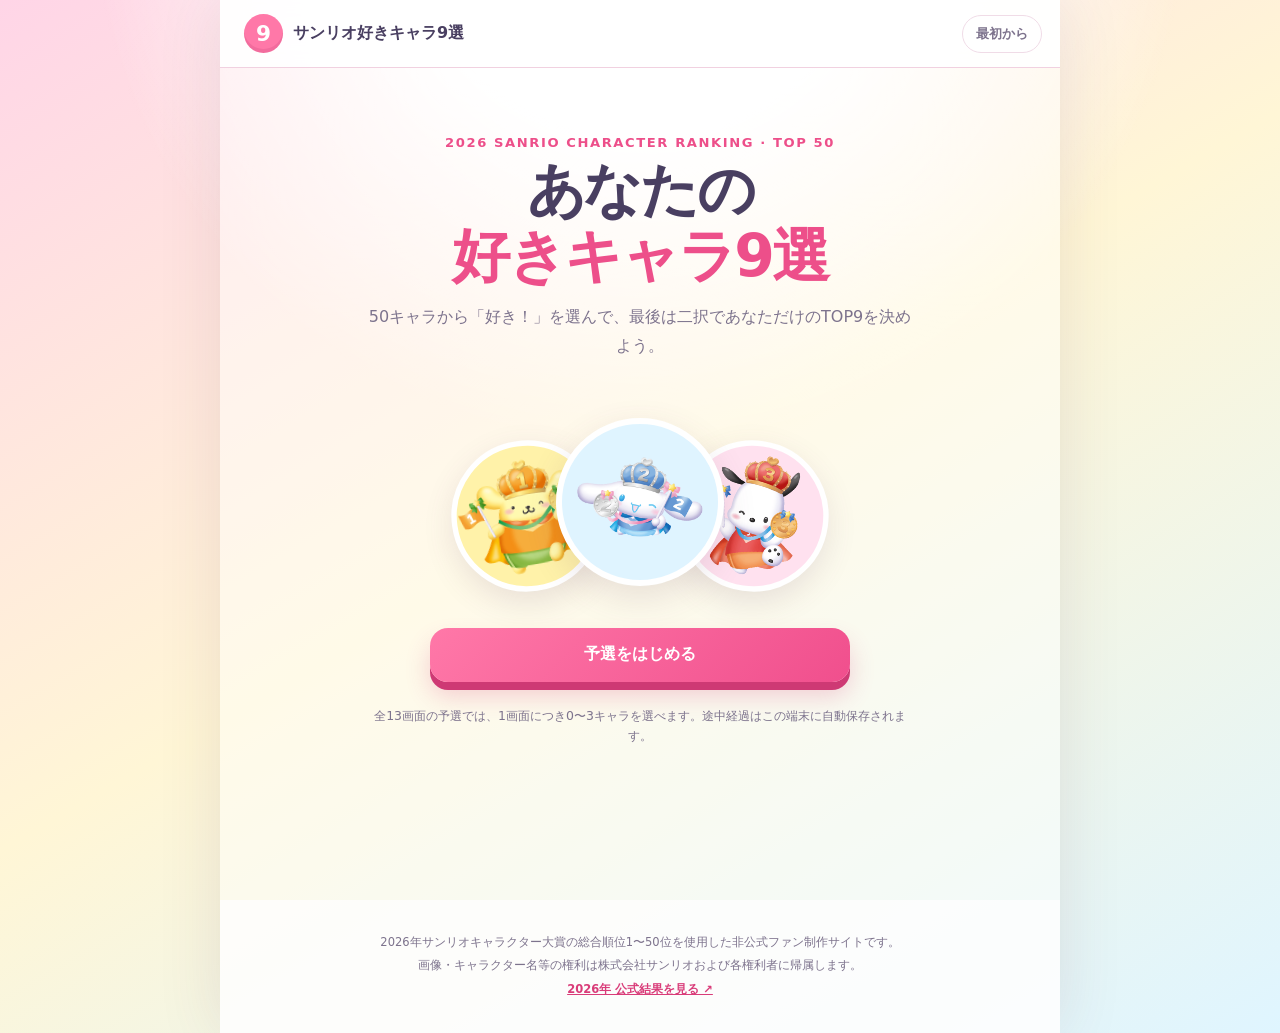
<file: sanrio-top9-2026/index.html>
<!doctype html>
<html lang="ja">
<head>
  <meta charset="utf-8">
  <meta name="viewport" content="width=device-width, initial-scale=1, viewport-fit=cover">
  <meta name="theme-color" content="#ff78a8">
  <meta name="description" content="2026年サンリオキャラクター大賞の上位50キャラクターから、あなたの好きなTOP9を決める非公式ファンゲームです。">
  <title>サンリオ好きキャラ9選メーカー</title>
  <style>
    :root { font-family: "Hiragino Maru Gothic ProN", "Yu Gothic", system-ui, sans-serif; color: #493f61; background: #fff7fb; }
    * { box-sizing: border-box; }
    body { min-height: 100vh; margin: 0; display: grid; place-items: center; padding: 24px; background: linear-gradient(150deg, #ffd5e7, #fff6d6 50%, #dff5ff); }
    .loader { width: min(430px, 100%); border-radius: 28px; padding: 32px 24px; background: rgba(255,255,255,.92); box-shadow: 0 12px 34px rgba(104,70,99,.14); text-align: center; }
    .mark { display: grid; place-items: center; width: 58px; aspect-ratio: 1; margin: 0 auto 18px; border-radius: 50%; background: #ff78a8; color: white; font-size: 2rem; font-weight: 900; }
    h1 { margin: 0; font-size: 1.35rem; }
    p { margin: 12px 0 0; color: #7d738d; line-height: 1.7; }
    .dots { margin-top: 20px; font-size: 1.5rem; letter-spacing: .22em; animation: pulse 1.1s ease-in-out infinite alternate; }
    @keyframes pulse { to { opacity: .25; } }
    button { margin-top: 18px; border: 0; border-radius: 999px; padding: 11px 18px; background: #ff78a8; color: white; font: inherit; font-weight: 800; cursor: pointer; }
  </style>
</head>
<body>
  <main class="loader" id="status" role="status" aria-live="polite">
    <div class="mark">9</div>
    <h1>サンリオ好きキャラ9選</h1>
    <p>アプリを読み込んでいます。</p>
    <div class="dots" aria-hidden="true">●●●</div>
  </main>
  <script>
    (async () => {
      if (!("DecompressionStream" in window)) throw new Error("このブラウザはアプリの展開機能に対応していません。");
      const files = ["package/bundle-1.txt", "package/bundle-2.txt", "package/bundle-3.txt"];
      const parts = await Promise.all(files.map(async path => {
        const response = await fetch(`${path}?v=20260922`, {cache: "no-store"});
        if (!response.ok) throw new Error(`アプリデータの読み込みに失敗しました（${response.status}）。`);
        return (await response.text()).trim();
      }));
      const encoded = parts.join("");
      const binary = atob(encoded);
      const bytes = Uint8Array.from(binary, character => character.charCodeAt(0));
      const stream = new Blob([bytes]).stream().pipeThrough(new DecompressionStream("gzip"));
      const html = await new Response(stream).text();
      document.open();
      document.write(html);
      document.close();
    })().catch(error => {
      const status = document.querySelector("#status");
      status.innerHTML = `<div class="mark">!</div><h1>読み込めませんでした</h1><p>${String(error.message || error)}</p><button type="button" onclick="location.reload()">再読み込み</button>`;
      console.error(error);
    });
  </script>
</body>
</html>
</file>
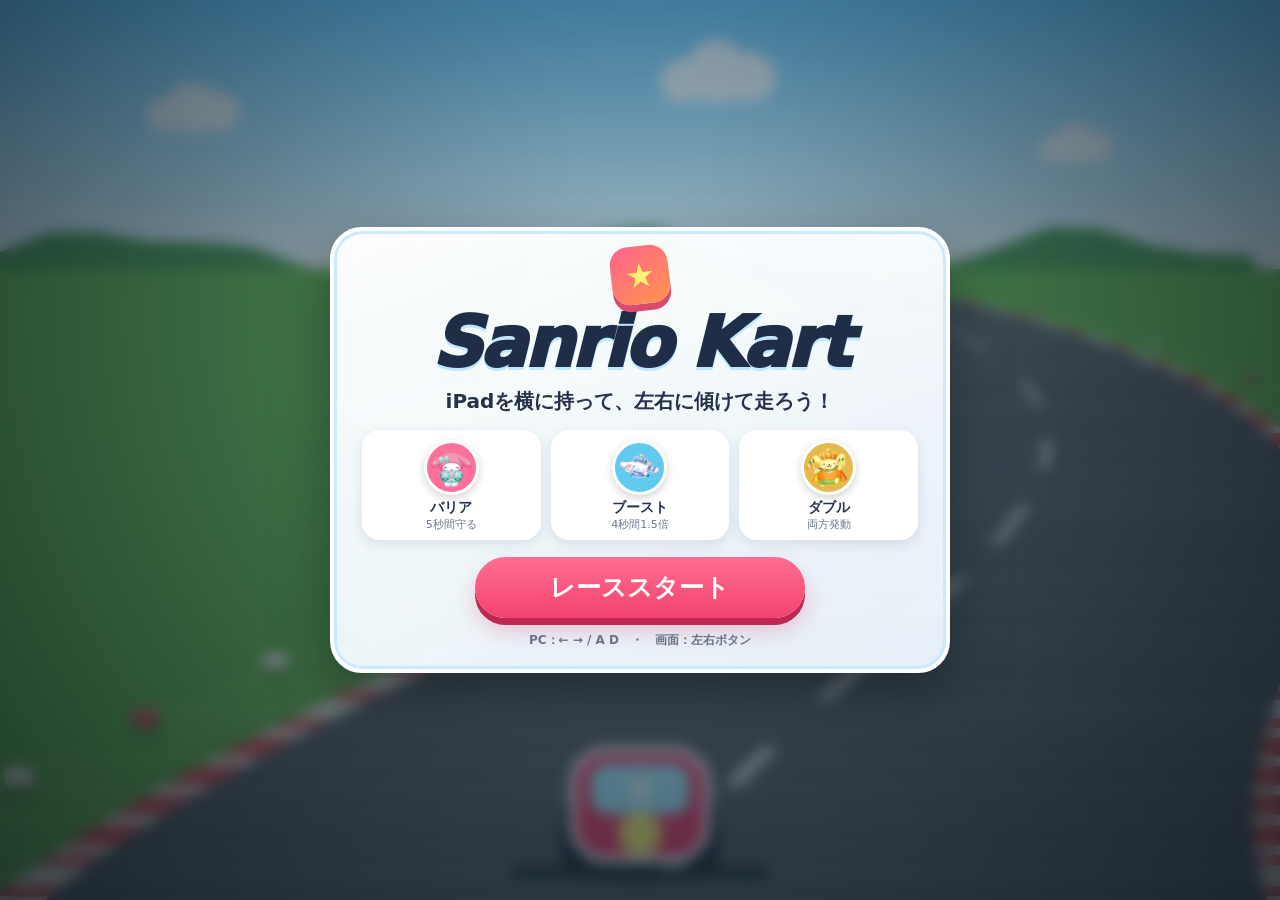
<file: SanrioKart/index.html>
<!doctype html>
<html lang="ja">
<head>
  <meta charset="utf-8">
  <meta name="viewport" content="width=device-width,initial-scale=1,maximum-scale=1,user-scalable=no,viewport-fit=cover">
  <meta name="theme-color" content="#5bc45a">
  <meta name="apple-mobile-web-app-capable" content="yes">
  <meta name="apple-mobile-web-app-status-bar-style" content="black-translucent">
  <meta name="apple-mobile-web-app-title" content="Sanrio Kart">
  <title>Sanrio Kart</title>
  <link rel="manifest" href="manifest.webmanifest">
  <link rel="icon" href="assets/app-icon.svg" type="image/svg+xml">
  <link rel="apple-touch-icon" sizes="180x180" href="assets/apple-touch-icon.png">
  <link rel="stylesheet" href="styles.css">
</head>
<body>
  <main id="game" aria-label="Sanrio Kart ゲーム">
    <canvas id="canvas" aria-label="レース画面"></canvas>

    <section id="hud" class="hidden" aria-live="polite">
      <div class="hud-card lap-card">
        <span class="hud-label">LAP</span>
        <strong id="lap">1<span>/3</span></strong>
      </div>
      <div class="hud-card time-card">
        <span class="hud-label">TIME</span>
        <strong id="time">0:00.000</strong>
      </div>
      <div id="effects" aria-label="発動中の効果"></div>
      <button id="calibrate" class="glass-button" type="button" aria-label="今の持ち方をハンドルの中央にする">⌖ 中央調整</button>
    </section>

    <div id="countdown" aria-live="assertive"></div>
    <div id="toast" aria-live="polite"></div>
    <div id="speedLines" aria-hidden="true"></div>

    <div id="touchControls" class="hidden" aria-label="画面ハンドル">
      <button id="leftButton" type="button" aria-label="左へ曲がる">◀</button>
      <button id="rightButton" type="button" aria-label="右へ曲がる">▶</button>
    </div>

    <section id="startPanel" class="overlay">
      <div class="panel start-panel">
        <div class="logo-mark" aria-hidden="true"><span>★</span></div>
        <h1>Sanrio Kart</h1>
        <p class="lead">iPadを横に持って、左右に傾けて走ろう！</p>
        <div class="item-guide">
          <div><div class="guide-icon mymelody"><span class="asset-fallback">MY</span><img src="assets/07-mymelody.png" alt=""></div><b>バリア</b><small>5秒間守る</small></div>
          <div><div class="guide-icon cinnamon"><span class="asset-fallback">CN</span><img src="assets/02-cinnamon.png" alt=""></div><b>ブースト</b><small>4秒間1.5倍</small></div>
          <div><div class="guide-icon purin"><span class="asset-fallback">PP</span><img src="assets/01-pompompurin.png" alt=""></div><b>ダブル</b><small>両方発動</small></div>
        </div>
        <button id="startButton" class="primary-button" type="button">レーススタート</button>
        <p class="hint">PC：← → / A D　・　画面：左右ボタン</p>
      </div>
    </section>

    <section id="finishPanel" class="overlay hidden">
      <div class="panel finish-panel">
        <p class="finish-kicker">3 LAPS COMPLETE!</p>
        <h2>FINISH!</h2>
        <div id="finalTime" class="final-time">0:00.000</div>
        <ol id="lapTimes"></ol>
        <button id="restartButton" class="primary-button" type="button">もう一度走る</button>
      </div>
    </section>

    <section id="rotatePanel" aria-live="polite">
      <div class="rotate-phone" aria-hidden="true">▣</div>
      <strong>iPadを横向きにしてください</strong>
    </section>
  </main>
  <script src="game3d.js"></script>
</body>
</html>
</file>
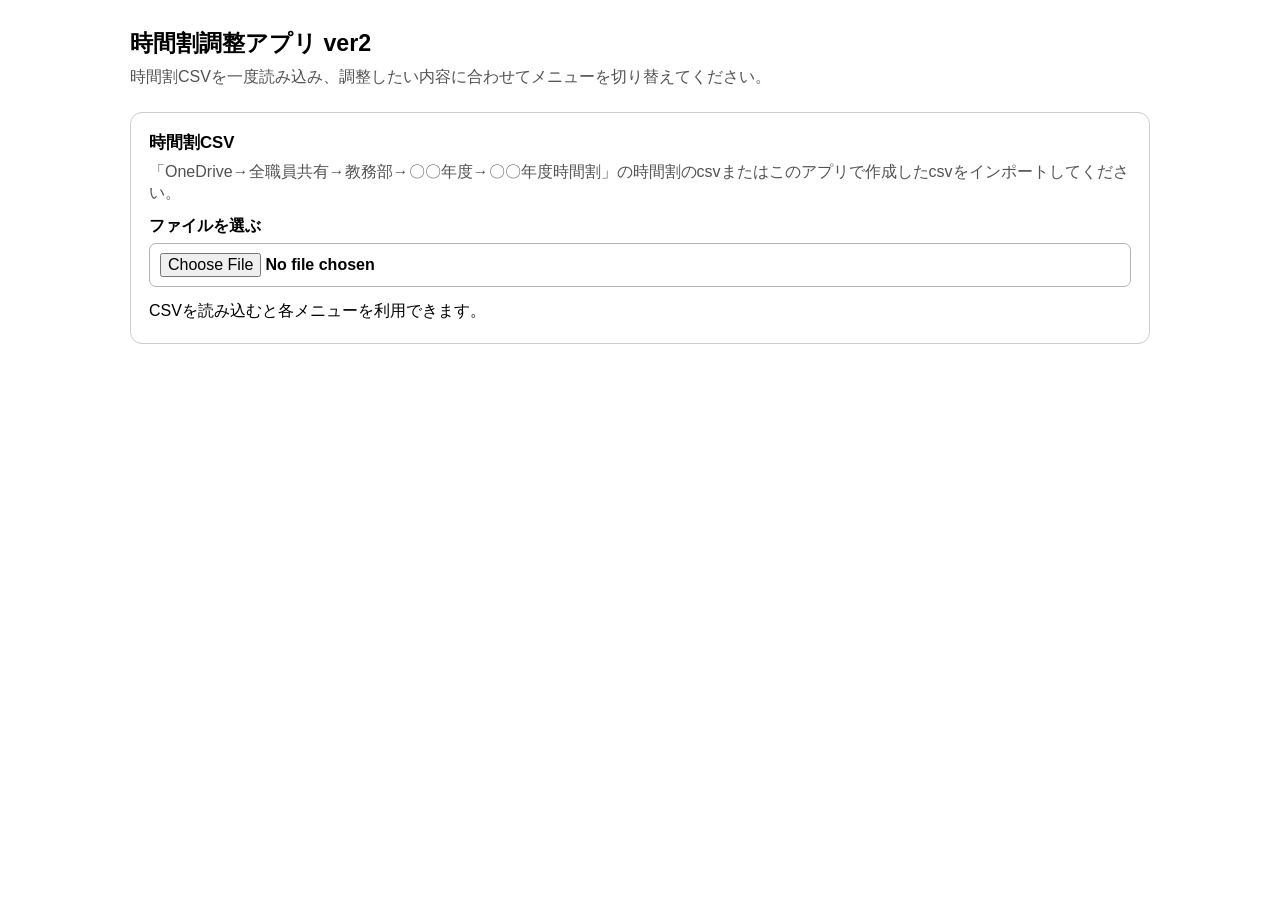
<file: timetable-adjuster/index.html>
<!doctype html><html lang="ja"><head><meta charset="utf-8"><meta name="viewport" content="width=device-width,initial-scale=1"><title>時間割調整アプリ ver2</title><link rel="icon" type="image/png" href="icon.png"><link rel="apple-touch-icon" href="icon.png"><meta name="theme-color" content="#0b8fcf"><style>html,body{font-family:-apple-system,BlinkMacSystemFont,"Hiragino Sans","Yu Gothic",sans-serif;margin:0}body{padding:32px;text-align:center}p{color:#666}</style></head><body><p>時間割調整アプリを読み込んでいます…</p><script>(async()=>{try{const names=['app0.txt','app1.txt','app2.txt','app3.txt'];const parts=await Promise.all(names.map(n=>fetch(n,{cache:'no-store'}).then(r=>{if(!r.ok)throw new Error(n+' '+r.status);return r.text()})));let source=parts.join('');const patch=(before,after,label)=>{if(!source.includes(before))throw new Error(label+'の更新箇所が見つかりません');source=source.replace(before,after)};
patch("if(first.teacher.name===second.teacher.name||first.time===second.time)return setMessage(cross.message,'異なる教員・異なる時限の授業コマを選んでください。',true);","if(first.teacher.name===second.teacher.name)return setMessage(cross.message,'異なる教員の授業コマを選んでください。',true);",'同一時限交換');
patch("current=>conflictTeams(current).size===0&&current.pos[sourceTeam]===targetSlot","current=>conflictTeams(current).size===0&&current.pos[sourceTeam]===targetSlot&&teamsAt(request.teacher.name,request.sourceTime,current).length===0",'移動元空きコマ条件');
const warningHelpers=`  function warningMetrics(plan){const classDayCounts=new Map(),runs=new Map();teams.forEach(team=>{const slot=slots[plan.pos[team.id]];team.members.forEach(name=>{const key=name+"\\t"+slot.classId+"\\t"+slot.day;classDayCounts.set(key,(classDayCounts.get(key)||0)+1)})});teachers.forEach(teacher=>DAYS.forEach(day=>{let best=0,run=0;for(let period=1;period<=PERIODS[day];period+=1){if(teamsAt(teacher.name,timeKey(day,period),plan).length>0){run+=1;if(run>best)best=run}else run=0}runs.set(teacher.name+"\\t"+day,best)}));return{classDayCounts,runs};}\n  function warningMessages(before,after){const warnings=[];after.classDayCounts.forEach((count,key)=>{const previous=before.classDayCounts.get(key)||0;if(count>=2&&count>previous){const parts=key.split("\\t");warnings.push(parts[0]+"先生の"+parts[1]+"の授業が"+parts[2]+"曜日に"+count+"コマ入ります")}});after.runs.forEach((count,key)=>{const previous=before.runs.get(key)||0;if(count>=5&&count>previous){const parts=key.split("\\t");warnings.push(parts[0]+"先生の"+parts[1]+"曜日の時間割が"+count+"コマ連続になります")}});return warnings;}\n  function planWarnings(state,beforeMetrics=null){return warningMessages(beforeMetrics||warningMetrics(currentState),warningMetrics(state));}\n`;
patch("  function render(result,{forced=[],title='調整案'",warningHelpers+"  function render(result,{forced=[],warningSets=null,title='調整案'",'警告判定');
patch("section.append(sequenceTable([...history,...forced,...state.steps]));const actions=document.createElement('div'),button=document.createElement('button');","section.append(sequenceTable([...history,...forced,...state.steps]));const warnings=warningSets?.[index]??planWarnings(state);if(warnings.length){const box=document.createElement('div'),label=document.createElement('strong'),list=document.createElement('ul');box.style.cssText='margin-top:12px;padding:12px 14px;border:2px solid #d97706;border-radius:9px;background:color-mix(in srgb,#f59e0b 14%,Canvas);text-align:left';label.textContent='注意';list.style.margin='8px 0 0 1.2em';warnings.forEach(message=>{const item=document.createElement('li');item.textContent=message;list.append(item)});box.append(label,list);section.append(box)}const actions=document.createElement('div'),button=document.createElement('button');",'候補内警告表示');
patch("const initialSlot=slots[state.pos[teamId]],snapshot=transferTeam(teamId,recipients),mustMove=","const warningBaseline=warningMetrics(currentState),initialSlot=slots[state.pos[teamId]],snapshot=transferTeam(teamId,recipients),mustMove=",'譲渡前警告基準');
patch("current=>transferOperations(current,teamId,recipients,locked));restoreTransfer(teamId,snapshot);","current=>transferOperations(current,teamId,recipients,locked));const warningSets=result.found.map(candidate=>planWarnings(candidate,warningBaseline));restoreTransfer(teamId,snapshot);",'譲渡警告計算');
patch("render(result,{title:'コマの譲渡案'","render(result,{warningSets,title:'コマの譲渡案'",'譲渡警告表示');
document.open();document.write(source);document.close()}catch(e){document.body.innerHTML='<h1>読み込みエラー</h1><p>'+String(e)+'</p>'}})();</script></body></html>
</file>
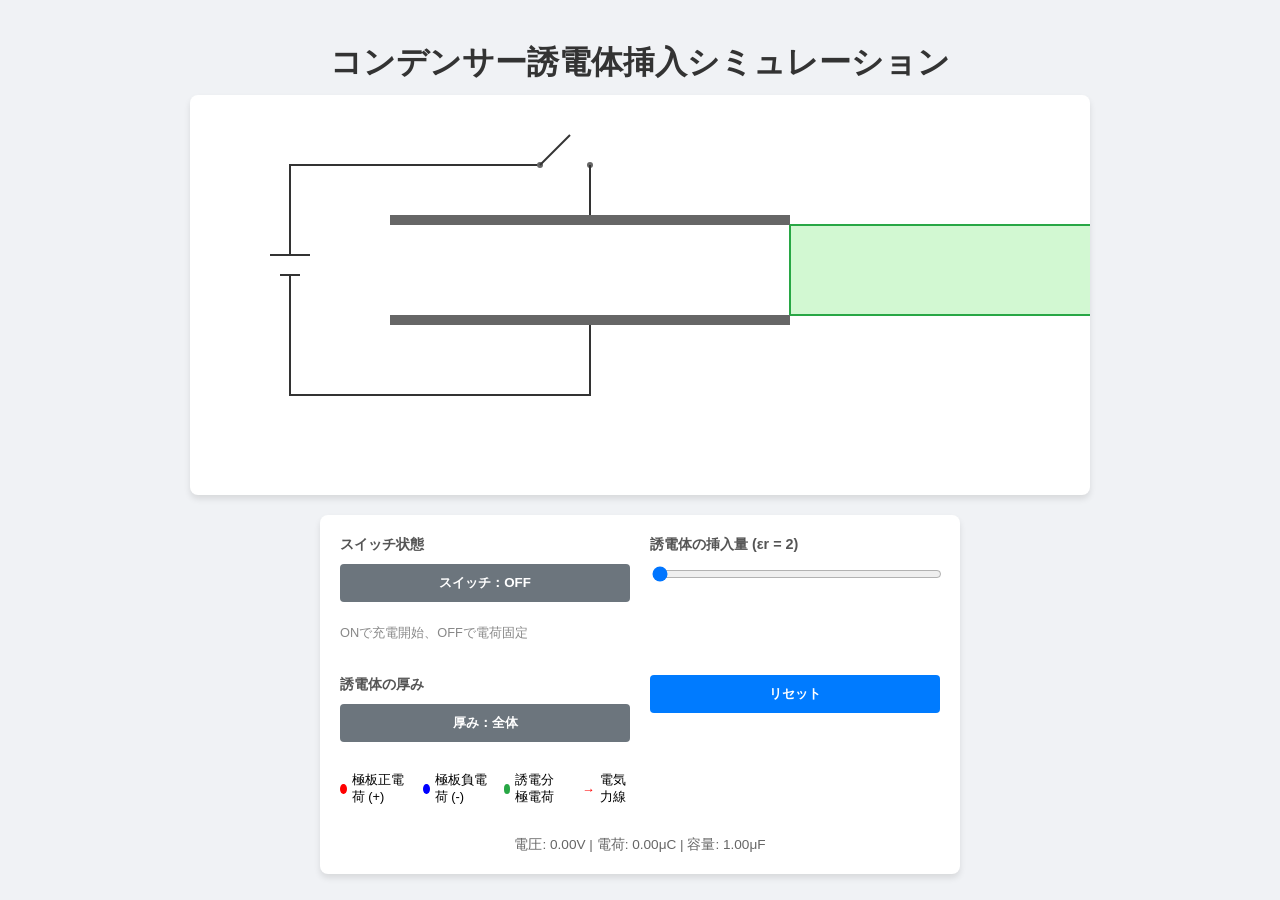
<file: capacitor_dielectric.html>
<!DOCTYPE html>
<html lang="ja">
<head>
    <meta charset="UTF-8">
    <meta name="viewport" content="width=device-width, initial-scale=1.0">
    <title>コンデンサーと誘電体シミュレーション</title>
    <style>
        body {
            font-family: 'Helvetica Neue', Arial, sans-serif;
            background-color: #f0f2f5;
            display: flex;
            flex-direction: column;
            align-items: center;
            padding: 20px;
            margin: 0;
        }
        h1 {
            color: #333;
            margin-bottom: 10px;
        }
        #canvas-container {
            background: white;
            border-radius: 8px;
            box-shadow: 0 4px 6px rgba(0,0,0,0.1);
            margin-bottom: 20px;
            position: relative;
        }
        canvas {
            display: block;
        }
        .controls {
            background: white;
            padding: 20px;
            border-radius: 8px;
            box-shadow: 0 4px 6px rgba(0,0,0,0.1);
            width: 600px;
            display: grid;
            grid-template-columns: 1fr 1fr;
            gap: 20px;
        }
        .control-group {
            display: flex;
            flex-direction: column;
            gap: 10px;
        }
        label {
            font-weight: bold;
            color: #555;
            font-size: 0.9em;
        }
        input[type="range"] {
            width: 100%;
        }
        .btn {
            padding: 10px 15px;
            border: none;
            border-radius: 4px;
            cursor: pointer;
            font-weight: bold;
            transition: background 0.2s;
        }
        .btn-primary {
            background-color: #007bff;
            color: white;
        }
        .btn-primary:hover {
            background-color: #0056b3;
        }
        .btn-toggle {
            background-color: #6c757d;
            color: white;
        }
        .status {
            margin-top: 10px;
            font-size: 0.85em;
            color: #666;
            grid-column: span 2;
            text-align: center;
        }
        .legend {
            display: flex;
            justify-content: center;
            gap: 15px;
            margin-top: 10px;
            font-size: 0.8em;
        }
        .legend-item {
            display: flex;
            align-items: center;
            gap: 5px;
        }
        .dot {
            width: 10px;
            height: 10px;
            border-radius: 50%;
        }
    </style>
</head>
<body>

    <h1>コンデンサー誘電体挿入シミュレーション</h1>

    <div id="canvas-container">
        <canvas id="simCanvas" width="900" height="400"></canvas>
    </div>

    <div class="controls">
        <div class="control-group">
            <label>スイッチ状態</label>
            <button id="switchBtn" class="btn btn-toggle">スイッチ：OFF</button>
            <p style="font-size: 0.8em; color: #888;">ONで充電開始、OFFで電荷固定</p>
        </div>
        <div class="control-group">
            <label>誘電体の挿入量 (εr = 2)</label>
            <input type="range" id="dielectricSlider" min="0" max="100" value="0">
        </div>
        <div class="control-group">
            <label>誘電体の厚み</label>
            <button id="thicknessBtn" class="btn btn-toggle">厚み：全体</button>
        </div>
        <div class="control-group">
            <button id="resetBtn" class="btn btn-primary">リセット</button>
        </div>

        <div class="legend">
            <div class="legend-item"><div class="dot" style="background: red;"></div> 極板正電荷 (+)</div>
            <div class="legend-item"><div class="dot" style="background: blue;"></div> 極板負電荷 (-)</div>
            <div class="legend-item"><div class="dot" style="background: #28a745;"></div> 誘電分極電荷</div>
            <div class="legend-item"><span style="color: red;">→</span> 電気力線</div>
        </div>
        <div class="status" id="statusText">
            電圧: 0.0V | 電荷: 0.0μC | 容量: 1.0μF
        </div>
    </div>

    <script>
        const canvas = document.getElementById('simCanvas');
        const ctx = canvas.getContext('2d');
        const switchBtn = document.getElementById('switchBtn');
        const dielectricSlider = document.getElementById('dielectricSlider');
        const thicknessBtn = document.getElementById('thicknessBtn');
        const resetBtn = document.getElementById('resetBtn');
        const statusText = document.getElementById('statusText');

        const PLATE_WIDTH = 400;
        const PLATE_HEIGHT = 10;
        const PLATE_GAP = 100;
        const CANVAS_WIDTH = 900;
        const CANVAS_HEIGHT = 400;
        const PLATE_X = (CANVAS_WIDTH - PLATE_WIDTH) / 2 - 50; 
        const TOP_PLATE_Y = 120;
        const BOTTOM_PLATE_Y = TOP_PLATE_Y + PLATE_GAP;
        const BATTERY_V = 10;
        const EPS_R = 2.0;
        const C0 = 1.0; 

        let isSwitchOn = false;
        let isHalfThickness = false;
        let dielectricPos = 0; 
        let Q = 0; 
        let targetQ = 0;
        let V = 0;
        let capacitance = C0;
        let isDragging = false;

        function updatePhysics() {
            const x = dielectricPos / 100;
            const t_ratio = isHalfThickness ? 0.5 : 1.0;
            const c_diel_factor = 1 / ( (1 - t_ratio) + t_ratio / EPS_R );
            capacitance = C0 * ( (1 - x) + c_diel_factor * x );
            if (isSwitchOn) {
                V = BATTERY_V;
                targetQ = capacitance * V;
                Q += (targetQ - Q) * 0.1;
            } else {
                V = Q / (capacitance || 0.001);
            }
            statusText.innerText = `電圧: ${V.toFixed(2)}V | 電荷: ${Q.toFixed(2)}μC | 容量: ${capacitance.toFixed(2)}μF`;
        }

        function draw() {
            ctx.clearRect(0, 0, CANVAS_WIDTH, CANVAS_HEIGHT);

            ctx.strokeStyle = '#333'; ctx.lineWidth = 2;
            ctx.beginPath();
            ctx.moveTo(PLATE_X + PLATE_WIDTH/2, BOTTOM_PLATE_Y + PLATE_HEIGHT);
            ctx.lineTo(PLATE_X + PLATE_WIDTH/2, BOTTOM_PLATE_Y + 80);
            ctx.lineTo(PLATE_X - 100, BOTTOM_PLATE_Y + 80);
            ctx.lineTo(PLATE_X - 100, (TOP_PLATE_Y + BOTTOM_PLATE_Y)/2 + 10);
            ctx.stroke();

            ctx.beginPath();
            ctx.moveTo(PLATE_X - 120, (TOP_PLATE_Y + BOTTOM_PLATE_Y)/2 - 10);
            ctx.lineTo(PLATE_X - 80, (TOP_PLATE_Y + BOTTOM_PLATE_Y)/2 - 10);
            ctx.moveTo(PLATE_X - 110, (TOP_PLATE_Y + BOTTOM_PLATE_Y)/2 + 10);
            ctx.lineTo(PLATE_X - 90, (TOP_PLATE_Y + BOTTOM_PLATE_Y)/2 + 10);
            ctx.stroke();

            ctx.beginPath();
            ctx.moveTo(PLATE_X - 100, (TOP_PLATE_Y + BOTTOM_PLATE_Y)/2 - 10);
            ctx.lineTo(PLATE_X - 100, TOP_PLATE_Y - 50);
            ctx.lineTo(PLATE_X + PLATE_WIDTH/2 - 50, TOP_PLATE_Y - 50);
            ctx.stroke();

            ctx.beginPath(); ctx.arc(PLATE_X + PLATE_WIDTH/2 - 50, TOP_PLATE_Y - 50, 3, 0, Math.PI*2); ctx.fill();
            ctx.beginPath(); ctx.arc(PLATE_X + PLATE_WIDTH/2, TOP_PLATE_Y - 50, 3, 0, Math.PI*2); ctx.fill();
            
            ctx.beginPath();
            ctx.moveTo(PLATE_X + PLATE_WIDTH/2 - 50, TOP_PLATE_Y - 50);
            if (isSwitchOn) ctx.lineTo(PLATE_X + PLATE_WIDTH/2, TOP_PLATE_Y - 50);
            else ctx.lineTo(PLATE_X + PLATE_WIDTH/2 - 20, TOP_PLATE_Y - 80);
            ctx.stroke();

            ctx.beginPath();
            ctx.moveTo(PLATE_X + PLATE_WIDTH/2, TOP_PLATE_Y - 50);
            ctx.lineTo(PLATE_X + PLATE_WIDTH/2, TOP_PLATE_Y);
            ctx.stroke();

            const xFraction = dielectricPos / 100;
            const dWidthFull = PLATE_WIDTH;
            const dX = PLATE_X + (PLATE_WIDTH * (1 - xFraction));
            const gapTotalHeight = PLATE_GAP - PLATE_HEIGHT;
            const t_ratio = isHalfThickness ? 0.5 : 1.0;
            const dHeight = gapTotalHeight * t_ratio;
            const dY = TOP_PLATE_Y + PLATE_HEIGHT + (gapTotalHeight - dHeight) / 2;
            
            ctx.fillStyle = 'rgba(144, 238, 144, 0.4)';
            ctx.fillRect(dX, dY, dWidthFull, dHeight);
            ctx.strokeStyle = '#28a745';
            ctx.lineWidth = 2;
            ctx.strokeRect(dX, dY, dWidthFull, dHeight);

            ctx.fillStyle = '#666';
            ctx.fillRect(PLATE_X, TOP_PLATE_Y, PLATE_WIDTH, PLATE_HEIGHT);
            ctx.fillRect(PLATE_X, BOTTOM_PLATE_Y, PLATE_WIDTH, PLATE_HEIGHT);

            const visibleDWidth = xFraction * PLATE_WIDTH;
            const vacWidth = PLATE_WIDTH - visibleDWidth;
            const sigma_ratio = 1 / ( (1 - t_ratio) + t_ratio / EPS_R );

            const N_total = Math.round(Q);
            const denom = (vacWidth + sigma_ratio * visibleDWidth);
            const N_vac = (denom > 0) ? Math.round(N_total * vacWidth / denom) : 0;
            const N_diel = N_total - N_vac;

            if (N_vac > 0) {
                for (let i = 0; i < N_vac; i++) {
                    const cx = PLATE_X + (i + 0.5) * (vacWidth / N_vac);
                    drawChargeAndLine(ctx, cx, true, false, 0, 0);
                }
            }
            if (N_diel > 0) {
                for (let i = 0; i < N_diel; i++) {
                    const cx = PLATE_X + vacWidth + (i + 0.5) * (visibleDWidth / N_diel);
                    const isPassing = (i % 2 === 0);
                    drawChargeAndLine(ctx, cx, isPassing, isHalfThickness, dY, dHeight);
                }
            }
        }

        function drawChargeAndLine(ctx, cx, isPassing, isHalf, dY, dH) {
            ctx.font = 'bold 24px Arial';
            ctx.fillStyle = 'red'; ctx.fillText('+', cx - 8, TOP_PLATE_Y - 10);
            ctx.fillStyle = 'blue'; ctx.fillText('-', cx - 8, BOTTOM_PLATE_Y + PLATE_HEIGHT + 25);
            ctx.lineWidth = 2; ctx.strokeStyle = 'red';
            if (isPassing) drawArrow(ctx, cx, TOP_PLATE_Y + PLATE_HEIGHT, cx, BOTTOM_PLATE_Y, 8);
            else {
                ctx.fillStyle = '#28a745'; ctx.font = 'bold 22px Arial';
                ctx.fillText('-', cx - 6, dY + 18);
                ctx.fillText('+', cx - 8, dY + dH - 3);
                if (isHalf) {
                    drawArrow(ctx, cx, TOP_PLATE_Y + PLATE_HEIGHT, cx, dY + 2, 5);
                    drawArrow(ctx, cx, dY + dH, cx, BOTTOM_PLATE_Y, 5);
                }
            }
        }

        function drawArrow(ctx, fx, fy, tx, ty, hl) {
            const angle = Math.atan2(ty - fy, tx - fx);
            ctx.beginPath(); ctx.moveTo(fx, fy); ctx.lineTo(tx, ty); ctx.stroke();
            const ha = Math.PI / 6;
            ctx.beginPath(); ctx.moveTo(tx, ty);
            ctx.lineTo(tx - hl * Math.cos(angle - ha), ty - hl * Math.sin(angle - ha));
            ctx.moveTo(tx, ty);
            ctx.lineTo(tx - hl * Math.cos(angle + ha), ty - hl * Math.sin(angle + ha));
            ctx.stroke();
        }

        canvas.addEventListener('mousedown', (e) => {
            const rect = canvas.getBoundingClientRect();
            const mx = e.clientX - rect.left;
            const my = e.clientY - rect.top;
            const xF = dielectricPos / 100;
            const dx = PLATE_X + (PLATE_WIDTH * (1 - xF));
            const t_ratio = isHalfThickness ? 0.5 : 1.0;
            const gapTotalHeight = PLATE_GAP - PLATE_HEIGHT;
            const dH = gapTotalHeight * t_ratio;
            const dY = TOP_PLATE_Y + PLATE_HEIGHT + (gapTotalHeight - dH) / 2;
            if (mx >= dx && mx <= dx + PLATE_WIDTH && my >= dY && my <= dY + dH) isDragging = true;
        });
        window.addEventListener('mousemove', (e) => {
            if (!isDragging) return;
            const rect = canvas.getBoundingClientRect();
            let pos = ((PLATE_X + PLATE_WIDTH) - (e.clientX - rect.left)) / PLATE_WIDTH * 100;
            dielectricPos = Math.max(0, Math.min(100, pos));
            dielectricSlider.value = dielectricPos;
        });
        window.addEventListener('mouseup', () => isDragging = false);
        switchBtn.addEventListener('click', () => {
            isSwitchOn = !isSwitchOn;
            switchBtn.innerText = `スイッチ：${isSwitchOn ? 'ON' : 'OFF'}`;
            switchBtn.className = `btn ${isSwitchOn ? 'btn-primary' : 'btn-toggle'}`;
        });
        thicknessBtn.addEventListener('click', () => {
            isHalfThickness = !isHalfThickness;
            thicknessBtn.innerText = `厚み：${isHalfThickness ? '半分' : '全体'}`;
            thicknessBtn.className = `btn ${isHalfThickness ? 'btn-primary' : 'btn-toggle'}`;
        });
        dielectricSlider.addEventListener('input', (e) => { dielectricPos = parseInt(e.target.value); });
        resetBtn.addEventListener('click', () => {
            isSwitchOn = false; dielectricPos = 0; isHalfThickness = false; Q = 0; targetQ = 0; V = 0;
            switchBtn.innerText = 'スイッチ：OFF'; switchBtn.className = 'btn btn-toggle';
            thicknessBtn.innerText = '厚み：全体'; thicknessBtn.className = 'btn btn-toggle';
            dielectricSlider.value = 0;
        });
        function loop() { updatePhysics(); draw(); requestAnimationFrame(loop); }
        loop();
    </script>
</body>
</html>
</file>
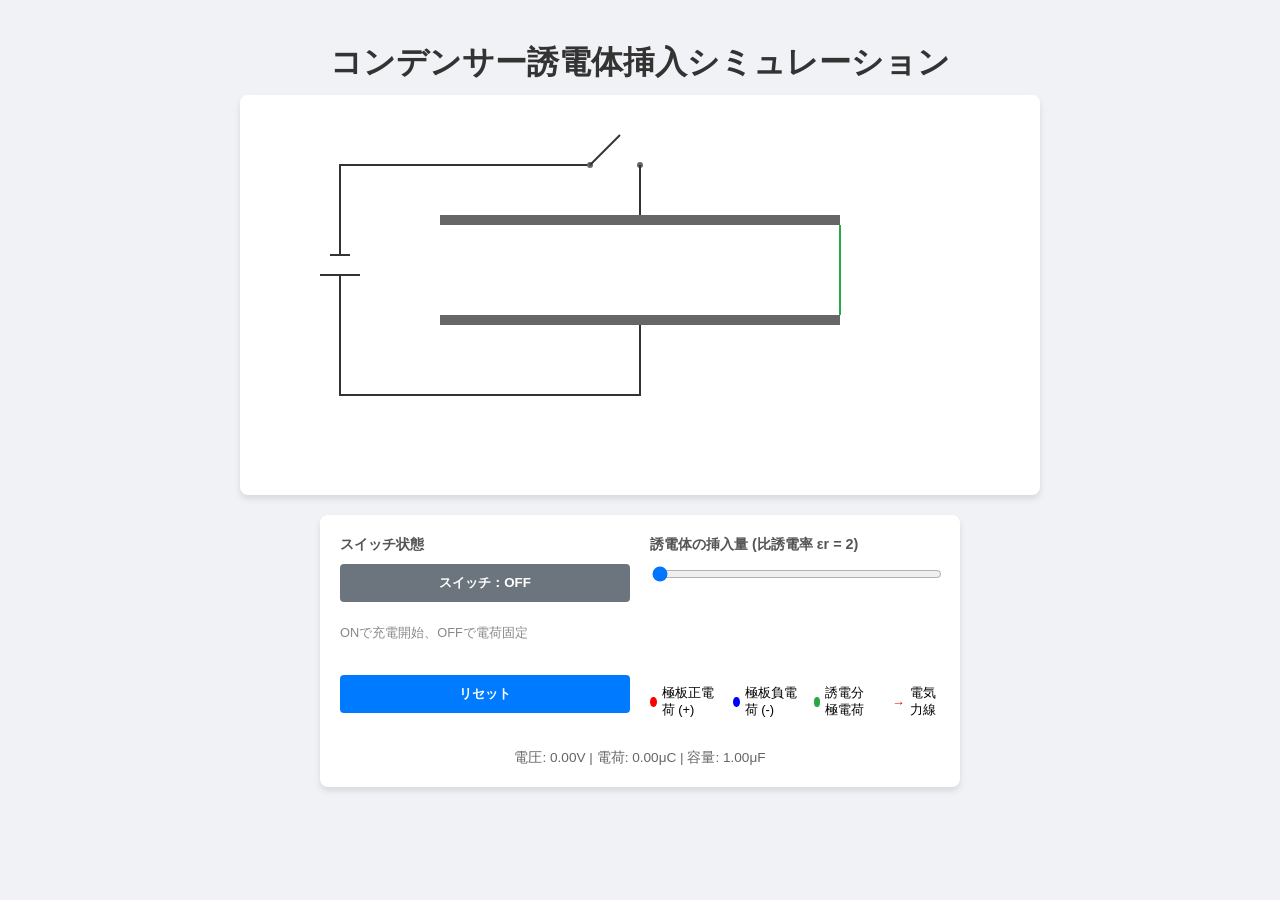
<file: capacitor_simulation.html>
<!DOCTYPE html>
<html lang="ja">
<head>
    <meta charset="UTF-8">
    <meta name="viewport" content="width=device-width, initial-scale=1.0">
    <title>コンデンサーと誘電体シミュレーション</title>
    <style>
        body {
            font-family: 'Helvetica Neue', Arial, sans-serif;
            background-color: #f0f2f5;
            display: flex;
            flex-direction: column;
            align-items: center;
            padding: 20px;
            margin: 0;
        }
        h1 {
            color: #333;
            margin-bottom: 10px;
        }
        #canvas-container {
            background: white;
            border-radius: 8px;
            box-shadow: 0 4px 6px rgba(0,0,0,0.1);
            margin-bottom: 20px;
            position: relative;
        }
        canvas {
            display: block;
        }
        .controls {
            background: white;
            padding: 20px;
            border-radius: 8px;
            box-shadow: 0 4px 6px rgba(0,0,0,0.1);
            width: 600px;
            display: grid;
            grid-template-columns: 1fr 1fr;
            gap: 20px;
        }
        .control-group {
            display: flex;
            flex-direction: column;
            gap: 10px;
        }
        label {
            font-weight: bold;
            color: #555;
            font-size: 0.9em;
        }
        input[type="range"] {
            width: 100%;
        }
        .btn {
            padding: 10px 15px;
            border: none;
            border-radius: 4px;
            cursor: pointer;
            font-weight: bold;
            transition: background 0.2s;
        }
        .btn-primary {
            background-color: #007bff;
            color: white;
        }
        .btn-primary:hover {
            background-color: #0056b3;
        }
        .btn-toggle {
            background-color: #6c757d;
            color: white;
        }
        .status {
            margin-top: 10px;
            font-size: 0.85em;
            color: #666;
            grid-column: span 2;
            text-align: center;
        }
        .legend {
            display: flex;
            justify-content: center;
            gap: 15px;
            margin-top: 10px;
            font-size: 0.8em;
        }
        .legend-item {
            display: flex;
            align-items: center;
            gap: 5px;
        }
        .dot {
            width: 10px;
            height: 10px;
            border-radius: 50%;
        }
    </style>
</head>
<body>

    <h1>コンデンサー誘電体挿入シミュレーション</h1>

    <div id="canvas-container">
        <canvas id="simCanvas" width="800" height="400"></canvas>
    </div>

    <div class="controls">
        <div class="control-group">
            <label>スイッチ状態</label>
            <button id="switchBtn" class="btn btn-toggle">スイッチ：OFF</button>
            <p style="font-size: 0.8em; color: #888;">ONで充電開始、OFFで電荷固定</p>
        </div>
        <div class="control-group">
            <label>誘電体の挿入量 (比誘電率 εr = 2)</label>
            <input type="range" id="dielectricSlider" min="0" max="100" value="0">
        </div>
        <div class="control-group">
            <button id="resetBtn" class="btn btn-primary">リセット</button>
        </div>
        <div class="legend">
            <div class="legend-item"><div class="dot" style="background: red;"></div> 極板正電荷 (+)</div>
            <div class="legend-item"><div class="dot" style="background: blue;"></div> 極板負電荷 (-)</div>
            <div class="legend-item"><div class="dot" style="background: #28a745;"></div> 誘電分極電荷</div>
            <div class="legend-item"><span style="color: red;">→</span> 電気力線</div>
        </div>
        <div class="status" id="statusText">
            電圧: 0.0V | 電荷: 0.0μC | 容量: 1.0μF
        </div>
    </div>

    <script>
        const canvas = document.getElementById('simCanvas');
        const ctx = canvas.getContext('2d');
        const switchBtn = document.getElementById('switchBtn');
        const dielectricSlider = document.getElementById('dielectricSlider');
        const resetBtn = document.getElementById('resetBtn');
        const statusText = document.getElementById('statusText');

        // 定数
        const PLATE_WIDTH = 400;
        const PLATE_HEIGHT = 10;
        const PLATE_GAP = 100;
        const CANVAS_WIDTH = 800;
        const CANVAS_HEIGHT = 400;
        const PLATE_X = (CANVAS_WIDTH - PLATE_WIDTH) / 2;
        const TOP_PLATE_Y = 120;
        const BOTTOM_PLATE_Y = TOP_PLATE_Y + PLATE_GAP;
        const BATTERY_V = 10;
        const EPS_R = 2.0;
        const C0 = 1.0; 

        // 状態
        let isSwitchOn = false;
        let dielectricPos = 0; // 0 to 100 (%)
        let Q = 0; 
        let targetQ = 0;
        let V = 0;
        let capacitance = C0;

        let isDragging = false;

        function updatePhysics() {
            const x = dielectricPos / 100;
            capacitance = C0 * (1 + (EPS_R - 1) * x);

            if (isSwitchOn) {
                V = BATTERY_V;
                targetQ = capacitance * V;
                Q += (targetQ - Q) * 0.1;
            } else {
                V = Q / (capacitance || 0.001);
            }

            statusText.innerText = `電圧: ${V.toFixed(2)}V | 電荷: ${Q.toFixed(2)}μC | 容量: ${capacitance.toFixed(2)}μF`;
        }

        function draw() {
            ctx.clearRect(0, 0, CANVAS_WIDTH, CANVAS_HEIGHT);

            // 1. 回路の描画
            ctx.strokeStyle = '#333';
            ctx.lineWidth = 2;
            ctx.beginPath();
            ctx.moveTo(PLATE_X + PLATE_WIDTH/2, BOTTOM_PLATE_Y + PLATE_HEIGHT);
            ctx.lineTo(PLATE_X + PLATE_WIDTH/2, BOTTOM_PLATE_Y + 80);
            ctx.lineTo(PLATE_X - 100, BOTTOM_PLATE_Y + 80);
            ctx.lineTo(PLATE_X - 100, (TOP_PLATE_Y + BOTTOM_PLATE_Y)/2 + 10);
            ctx.stroke();

            ctx.beginPath();
            ctx.moveTo(PLATE_X - 120, (TOP_PLATE_Y + BOTTOM_PLATE_Y)/2 + 10);
            ctx.lineTo(PLATE_X - 80, (TOP_PLATE_Y + BOTTOM_PLATE_Y)/2 + 10);
            ctx.moveTo(PLATE_X - 110, (TOP_PLATE_Y + BOTTOM_PLATE_Y)/2 - 10);
            ctx.lineTo(PLATE_X - 90, (TOP_PLATE_Y + BOTTOM_PLATE_Y)/2 - 10);
            ctx.stroke();

            ctx.beginPath();
            ctx.moveTo(PLATE_X - 100, (TOP_PLATE_Y + BOTTOM_PLATE_Y)/2 - 10);
            ctx.lineTo(PLATE_X - 100, TOP_PLATE_Y - 50);
            ctx.lineTo(PLATE_X + PLATE_WIDTH/2 - 50, TOP_PLATE_Y - 50);
            ctx.stroke();

            ctx.beginPath();
            ctx.arc(PLATE_X + PLATE_WIDTH/2 - 50, TOP_PLATE_Y - 50, 3, 0, Math.PI*2);
            ctx.fill();
            ctx.beginPath();
            ctx.arc(PLATE_X + PLATE_WIDTH/2, TOP_PLATE_Y - 50, 3, 0, Math.PI*2);
            ctx.fill();
            
            ctx.beginPath();
            ctx.moveTo(PLATE_X + PLATE_WIDTH/2 - 50, TOP_PLATE_Y - 50);
            if (isSwitchOn) {
                ctx.lineTo(PLATE_X + PLATE_WIDTH/2, TOP_PLATE_Y - 50);
            } else {
                ctx.lineTo(PLATE_X + PLATE_WIDTH/2 - 20, TOP_PLATE_Y - 80);
            }
            ctx.stroke();

            ctx.beginPath();
            ctx.moveTo(PLATE_X + PLATE_WIDTH/2, TOP_PLATE_Y - 50);
            ctx.lineTo(PLATE_X + PLATE_WIDTH/2, TOP_PLATE_Y);
            ctx.stroke();

            // 2. 誘電体の描画
            const xFraction = dielectricPos / 100;
            const dWidth = xFraction * PLATE_WIDTH;
            const dX = PLATE_X + (PLATE_WIDTH - dWidth);
            const vacWidth = PLATE_WIDTH - dWidth;
            
            ctx.fillStyle = 'rgba(144, 238, 144, 0.4)';
            ctx.fillRect(dX, TOP_PLATE_Y + PLATE_HEIGHT, dWidth, PLATE_GAP - PLATE_HEIGHT);
            ctx.strokeStyle = '#28a745';
            ctx.lineWidth = 2;
            ctx.strokeRect(dX, TOP_PLATE_Y + PLATE_HEIGHT, dWidth, PLATE_GAP - PLATE_HEIGHT);

            // 3. 極板の描画
            ctx.fillStyle = '#666';
            ctx.fillRect(PLATE_X, TOP_PLATE_Y, PLATE_WIDTH, PLATE_HEIGHT);
            ctx.fillRect(PLATE_X, BOTTOM_PLATE_Y, PLATE_WIDTH, PLATE_HEIGHT);

            // 4. 電荷の描画と分配
            // 合計記号数 N_total (Qに比例)
            const N_total = Math.round(Q * 1.0);
            
            // 密度比 sigma_diel / sigma_vac = Er
            // N_vac / vacWidth = (N_diel / dielWidth) / Er
            const denom = (vacWidth + EPS_R * dWidth);
            const N_vac = denom > 0 ? Math.round(N_total * vacWidth / denom) : 0;
            const N_diel = N_total - N_vac;

            // --- 真空領域の電荷描画 ---
            if (N_vac > 0) {
                for (let i = 0; i < N_vac; i++) {
                    const cx = PLATE_X + (i + 0.5) * (vacWidth / N_vac);
                    drawChargeAndLine(ctx, cx, true);
                }
            }

            // --- 誘電体領域の電荷描画 ---
            if (N_diel > 0) {
                for (let i = 0; i < N_diel; i++) {
                    const cx = PLATE_X + vacWidth + (i + 0.5) * (dWidth / N_diel);
                    // Er=2 の場合、1つおきに「突き抜ける線」を描画し、残りは分極電荷で対応
                    const isPassing = (i % 2 === 0);
                    drawChargeAndLine(ctx, cx, isPassing);
                }
            }
        }

        function drawChargeAndLine(ctx, cx, isPassing) {
            ctx.font = 'bold 24px Arial';
            // 極板電荷
            ctx.fillStyle = 'red';
            ctx.fillText('+', cx - 8, TOP_PLATE_Y - 10);
            ctx.fillStyle = 'blue';
            ctx.fillText('-', cx - 8, BOTTOM_PLATE_Y + PLATE_HEIGHT + 25);

            if (isPassing) {
                // 電気力線 (突き抜ける)
                ctx.lineWidth = 2;
                ctx.strokeStyle = 'red';
                drawArrow(ctx, cx, TOP_PLATE_Y + PLATE_HEIGHT, cx, BOTTOM_PLATE_Y, 8);
            } else {
                // 分極電荷
                ctx.fillStyle = '#28a745';
                ctx.font = 'bold 22px Arial';
                ctx.fillText('-', cx - 6, TOP_PLATE_Y + PLATE_HEIGHT + 18);
                ctx.fillText('+', cx - 8, BOTTOM_PLATE_Y - 3);
            }
        }

        function drawArrow(ctx, fromx, fromy, tox, toy, headlen) {
            const angle = Math.atan2(toy - fromy, tox - fromx);
            ctx.beginPath();
            ctx.moveTo(fromx, fromy);
            ctx.lineTo(tox, toy);
            ctx.stroke();
            const headAngle = Math.PI / 6;
            ctx.beginPath();
            ctx.moveTo(tox, toy);
            ctx.lineTo(tox - headlen * Math.cos(angle - headAngle), toy - headlen * Math.sin(angle - headAngle));
            ctx.moveTo(tox, toy);
            ctx.lineTo(tox - headlen * Math.cos(angle + headAngle), toy - headlen * Math.sin(angle + headAngle));
            ctx.stroke();
        }

        canvas.addEventListener('mousedown', (e) => {
            const rect = canvas.getBoundingClientRect();
            const mouseX = e.clientX - rect.left;
            const mouseY = e.clientY - rect.top;
            const xF = dielectricPos / 100;
            const dW = xF * PLATE_WIDTH;
            const dX = PLATE_X + (PLATE_WIDTH - dW);
            if (mouseX >= dX - 20 && mouseX <= dX + dW + 20 && mouseY >= TOP_PLATE_Y && mouseY <= BOTTOM_PLATE_Y) {
                isDragging = true;
            }
        });

        window.addEventListener('mousemove', (e) => {
            if (!isDragging) return;
            const rect = canvas.getBoundingClientRect();
            const mouseX = e.clientX - rect.left;
            let pos = ((PLATE_X + PLATE_WIDTH) - mouseX) / PLATE_WIDTH * 100;
            pos = Math.max(0, Math.min(100, pos));
            dielectricPos = pos;
            dielectricSlider.value = pos;
        });

        window.addEventListener('mouseup', () => { isDragging = false; });

        switchBtn.addEventListener('click', () => {
            isSwitchOn = !isSwitchOn;
            switchBtn.innerText = `スイッチ：${isSwitchOn ? 'ON' : 'OFF'}`;
            switchBtn.className = `btn ${isSwitchOn ? 'btn-primary' : 'btn-toggle'}`;
        });

        dielectricSlider.addEventListener('input', (e) => {
            dielectricPos = parseInt(e.target.value);
        });

        resetBtn.addEventListener('click', () => {
            isSwitchOn = false;
            dielectricPos = 0;
            Q = 0; targetQ = 0; V = 0;
            switchBtn.innerText = 'スイッチ：OFF';
            switchBtn.className = 'btn btn-toggle';
            dielectricSlider.value = 0;
        });

        function loop() {
            updatePhysics();
            draw();
            requestAnimationFrame(loop);
        }
        loop();
    </script>
</body>
</html>
</file>
<file: circuit_diagram/styles.css>
:root {
  color-scheme: light;
  --bg: #f5f7fb;
  --panel: #ffffff;
  --panel-subtle: #f8fafc;
  --ink: #111827;
  --muted: #64748b;
  --line: #d8dee9;
  --strong-line: #94a3b8;
  --accent: #0f766e;
  --accent-ink: #ffffff;
  --amber: #f59e0b;
  --red: #b42318;
  --shadow: 0 16px 42px rgba(15, 23, 42, 0.11);
  --radius: 8px;
  font-family:
    Inter, ui-sans-serif, system-ui, -apple-system, BlinkMacSystemFont, "Segoe UI",
    sans-serif;
}

* {
  box-sizing: border-box;
}

body {
  margin: 0;
  min-width: 0;
  min-height: 100vh;
  overflow-x: hidden;
  background: var(--bg);
  color: var(--ink);
}

button,
input,
textarea {
  font: inherit;
}

button {
  cursor: pointer;
}

button:disabled {
  opacity: 0.46;
  cursor: not-allowed;
}

.app-shell {
  min-height: 100vh;
  display: grid;
  grid-template-rows: 72px 1fr;
}

.topbar {
  min-width: 0;
  display: flex;
  align-items: center;
  justify-content: space-between;
  gap: 20px;
  padding: 0 18px;
  background: #ffffff;
  border-bottom: 1px solid var(--line);
}

.brand {
  display: flex;
  align-items: center;
  gap: 12px;
  min-width: 250px;
}

.brand-mark {
  flex: 0 0 auto;
  width: 34px;
  height: 34px;
  border: 2px solid #0f766e;
  border-radius: 8px;
  position: relative;
  background:
    linear-gradient(90deg, transparent 44%, #0f766e 44% 56%, transparent 56%),
    linear-gradient(0deg, transparent 44%, #0f766e 44% 56%, transparent 56%),
    #ecfeff;
}

.brand-mark::before,
.brand-mark::after {
  content: "";
  position: absolute;
  width: 7px;
  height: 7px;
  border-radius: 50%;
  background: #0f766e;
  top: 12px;
}

.brand-mark::before {
  left: 4px;
}

.brand-mark::after {
  right: 4px;
}

.brand h1 {
  margin: 0;
  font-size: 18px;
  line-height: 1.2;
  font-weight: 760;
}

.brand p {
  margin: 2px 0 0;
  color: var(--muted);
  font-size: 12px;
}

.topbar-actions,
.button-row {
  display: flex;
  align-items: center;
  gap: 8px;
  flex-wrap: wrap;
}

.divider {
  height: 28px;
  width: 1px;
  background: var(--line);
  margin: 0 4px;
}

.icon-button,
.text-button,
.primary-button,
.segment {
  border: 1px solid var(--line);
  background: #ffffff;
  color: var(--ink);
  border-radius: 8px;
  min-height: 36px;
  display: inline-flex;
  align-items: center;
  justify-content: center;
  transition:
    border-color 0.16s ease,
    background 0.16s ease,
    color 0.16s ease;
}

.icon-button {
  width: 38px;
  font-size: 22px;
  line-height: 1;
  padding-bottom: 3px;
}

.text-button,
.primary-button {
  padding: 0 13px;
  font-weight: 650;
  font-size: 13px;
}

.primary-button {
  border-color: var(--accent);
  background: var(--accent);
  color: var(--accent-ink);
}

.icon-button:hover,
.text-button:hover,
.segment:hover {
  border-color: var(--strong-line);
  background: var(--panel-subtle);
}

.primary-button:hover {
  background: #115e59;
}

.danger {
  color: var(--red);
}

.workspace {
  min-height: 0;
  display: grid;
  grid-template-columns: minmax(292px, 332px) minmax(0, 1fr) minmax(244px, 286px);
  gap: 14px;
  padding: 14px;
}

.panel {
  min-width: 0;
  min-height: 0;
  overflow: auto;
  background: var(--panel);
  border: 1px solid var(--line);
  border-radius: var(--radius);
  box-shadow: 0 8px 24px rgba(15, 23, 42, 0.06);
}

.panel-section {
  padding: 16px;
  border-bottom: 1px solid var(--line);
}

.panel-section:last-child {
  border-bottom: 0;
}

.panel h2 {
  margin: 0 0 12px;
  font-size: 12px;
  text-transform: uppercase;
  letter-spacing: 0;
  color: var(--muted);
}

.palette-grid {
  display: grid;
  grid-template-columns: repeat(3, minmax(0, 1fr));
  gap: 10px;
}

.part-button {
  border: 1px solid var(--line);
  background: #ffffff;
  border-radius: 8px;
  padding: 9px 7px 8px;
  min-height: 88px;
  display: grid;
  grid-template-rows: 46px auto;
  align-items: center;
  gap: 6px;
  user-select: none;
  touch-action: none;
}

.part-button:hover {
  border-color: #0f766e;
  background: #f0fdfa;
}

.part-icon svg {
  display: block;
  width: 76px;
  height: 42px;
  margin: 0 auto;
}

.part-name {
  font-size: 12px;
  font-weight: 650;
  color: #334155;
}

.drag-ghost {
  position: fixed;
  z-index: 30;
  top: 0;
  left: 0;
  width: 108px;
  min-height: 76px;
  display: grid;
  place-items: center;
  gap: 3px;
  padding: 8px;
  pointer-events: none;
  border: 1px solid #0f766e;
  border-radius: 8px;
  background: rgba(240, 253, 250, 0.95);
  box-shadow: 0 14px 34px rgba(15, 23, 42, 0.18);
}

.drag-ghost svg {
  width: 76px;
  height: 38px;
  display: block;
}

.drag-ghost strong {
  color: #134e4a;
  font-size: 12px;
}

.segmented {
  display: grid;
  grid-template-columns: 1fr 1fr;
  border: 1px solid var(--line);
  border-radius: 8px;
  overflow: hidden;
}

.segment {
  border: 0;
  border-radius: 0;
  min-height: 38px;
  font-weight: 700;
}

.segment.active {
  background: #0f766e;
  color: #ffffff;
}

.hint-list p {
  margin: 0 0 9px;
  color: #475569;
  font-size: 13px;
  line-height: 1.55;
}

kbd {
  padding: 1px 5px;
  border: 1px solid var(--line);
  border-bottom-width: 2px;
  border-radius: 5px;
  background: #ffffff;
  font-size: 12px;
}

.canvas-wrap {
  min-width: 0;
  min-height: 0;
  position: relative;
  overflow: hidden;
  background: #ffffff;
  border: 1px solid var(--line);
  border-radius: var(--radius);
  box-shadow: var(--shadow);
}

.canvas-toolbar {
  position: absolute;
  z-index: 3;
  top: 12px;
  left: 12px;
  display: flex;
  align-items: center;
  gap: 10px;
  padding: 8px;
  background: rgba(255, 255, 255, 0.92);
  border: 1px solid rgba(203, 213, 225, 0.9);
  border-radius: 8px;
  backdrop-filter: blur(12px);
  box-shadow: 0 8px 24px rgba(15, 23, 42, 0.08);
}

.status-pill {
  min-width: 88px;
  color: #0f766e;
  font-weight: 760;
  font-size: 13px;
}

.toggle-row {
  display: inline-flex;
  align-items: center;
  gap: 5px;
  color: #475569;
  font-size: 13px;
  user-select: none;
}

.toggle-row input {
  accent-color: var(--accent);
}

#schematic {
  display: block;
  width: 100%;
  height: calc(100vh - 101px);
  min-height: 620px;
  background: #fff;
  touch-action: none;
}

.grid-hidden .grid-bg {
  display: none;
}

.component {
  cursor: grab;
}

.component:active {
  cursor: grabbing;
}

.wire-mode .component,
.wire-mode .component:active,
.wire-mode .component-hit {
  cursor: crosshair;
}

.component-hit {
  fill: rgba(255, 255, 255, 0);
  stroke: none;
  pointer-events: all;
}

.component-body {
  fill: #ffffff;
  stroke: #0f172a;
  stroke-width: 2.6;
  stroke-linecap: round;
  stroke-linejoin: round;
}

.component-fill {
  fill: #ffffff;
}

.component-accent {
  stroke: #0f766e;
  stroke-width: 2.6;
  stroke-linecap: round;
  stroke-linejoin: round;
  fill: none;
}

.component-label {
  fill: #111827;
  font-size: 32px;
  font-weight: 400;
  text-anchor: middle;
  dominant-baseline: central;
  pointer-events: none;
}

.component-value {
  fill: #475569;
  font-size: 28px;
  text-anchor: middle;
  dominant-baseline: central;
  pointer-events: none;
}

.math-alpha {
  font-family: "Times New Roman", "STIX Two Text", "Cambria Math", serif;
  font-style: italic;
  font-weight: 400;
}

.math-roman {
  font-family: "Times New Roman", "STIX Two Text", "Cambria Math", serif;
  font-style: normal;
  font-weight: 400;
}

.math-plain {
  font-style: normal;
  font-weight: 400;
}

.math-sub {
  font-size: 70%;
  baseline-shift: sub;
}

.text-hit {
  fill: rgba(15, 118, 110, 0);
  stroke: none;
  pointer-events: all;
  cursor: grab;
}

.meter-letter {
  fill: #111827;
  font-size: 48px;
  font-weight: 400;
  text-anchor: middle;
  dominant-baseline: central;
  pointer-events: none;
}

.meter-arrow {
  stroke: #111827;
  stroke-width: 4;
  stroke-linecap: round;
  pointer-events: none;
}

.meter-arrow-head {
  fill: #111827;
  stroke: none;
  pointer-events: none;
}

.terminal-hit {
  fill: rgba(15, 118, 110, 0);
  stroke: none;
  cursor: crosshair;
  pointer-events: all;
}

.terminal-dot {
  fill: #ffffff;
  stroke: #0f766e;
  stroke-width: 2;
  pointer-events: none;
}

.terminal-dot.hot {
  fill: #99f6e4;
  stroke-width: 3;
}

.terminal-dot.connected {
  fill: #0f766e;
}

.wire-group {
  cursor: pointer;
}

.wire-hit {
  fill: none;
  stroke: rgba(15, 23, 42, 0);
  stroke-width: 18;
  stroke-linecap: round;
  pointer-events: stroke;
}

.wire {
  fill: none;
  stroke: #1e293b;
  stroke-width: 3;
  stroke-linecap: round;
  stroke-linejoin: round;
  pointer-events: none;
}

.wire.selected {
  stroke: #f59e0b;
  stroke-width: 4.5;
}

.wire-draft {
  fill: none;
  stroke: #0f766e;
  stroke-width: 2.6;
  stroke-dasharray: 7 6;
  pointer-events: none;
}

.selected-ring {
  fill: none;
  stroke: #f59e0b;
  stroke-width: 2;
  stroke-dasharray: 8 5;
  pointer-events: none;
}

.selection-box {
  fill: rgba(15, 118, 110, 0.1);
  stroke: #0f766e;
  stroke-width: 1.8;
  stroke-dasharray: 7 5;
  pointer-events: none;
}

.selected-text-ring {
  fill: none;
  stroke: #0f766e;
  stroke-width: 1.8;
  stroke-dasharray: 5 4;
  pointer-events: none;
}

.hidden {
  display: none !important;
}

.inspector {
  display: grid;
  gap: 12px;
}

label {
  display: grid;
  gap: 6px;
  color: #475569;
  font-size: 13px;
  font-weight: 650;
}

input[type="text"],
textarea {
  width: 100%;
  border: 1px solid var(--line);
  border-radius: 8px;
  background: #ffffff;
  color: var(--ink);
  padding: 9px 10px;
  outline: none;
}

textarea {
  resize: vertical;
  min-height: 96px;
}

input[type="text"]:focus,
textarea:focus {
  border-color: var(--accent);
  box-shadow: 0 0 0 3px rgba(15, 118, 110, 0.13);
}

.empty-state,
.wire-meta {
  margin: 0;
  color: var(--muted);
  font-size: 13px;
  line-height: 1.55;
  background: var(--panel-subtle);
  border: 1px dashed var(--line);
  border-radius: 8px;
  padding: 12px;
}

.full {
  width: 100%;
}

.toast {
  position: fixed;
  left: 50%;
  bottom: 18px;
  transform: translateX(-50%) translateY(20px);
  opacity: 0;
  pointer-events: none;
  min-width: 260px;
  max-width: 520px;
  background: #0f172a;
  color: #ffffff;
  border-radius: 8px;
  padding: 11px 14px;
  box-shadow: var(--shadow);
  font-size: 14px;
  text-align: center;
  transition:
    transform 0.2s ease,
    opacity 0.2s ease;
}

.toast.show {
  transform: translateX(-50%) translateY(0);
  opacity: 1;
}

@media (max-width: 1180px) {
  .workspace {
    grid-template-columns: 270px minmax(0, 1fr) 244px;
  }

  .part-icon svg {
    width: 68px;
  }
}

@media (max-width: 980px) {
  .app-shell {
    grid-template-rows: auto 1fr;
  }

  .topbar {
    align-items: flex-start;
    padding: 12px 14px;
  }

  .workspace {
    grid-template-columns: 260px minmax(0, 1fr);
  }

  .inspector-panel {
    grid-column: 1 / -1;
    display: grid;
    grid-template-columns: minmax(0, 1fr) minmax(0, 1fr);
  }

  .inspector-panel .panel-section {
    border-bottom: 0;
    border-right: 1px solid var(--line);
  }

  .inspector-panel .panel-section:last-child {
    border-right: 0;
  }

  #schematic {
    height: 560px;
    min-height: 520px;
  }
}

@media (max-width: 720px) {
  .topbar {
    display: grid;
  }

  .workspace {
    grid-template-columns: minmax(0, 1fr);
  }

  .inspector-panel {
    display: block;
  }

  .inspector-panel .panel-section {
    border-right: 0;
    border-bottom: 1px solid var(--line);
  }

  #schematic {
    height: 520px;
    min-height: 500px;
  }
}

@media print {
  body {
    min-width: 0;
    background: #ffffff;
  }

  .topbar,
  .panel,
  .canvas-toolbar,
  .toast {
    display: none !important;
  }

  .app-shell,
  .workspace,
  .canvas-wrap {
    display: block;
    padding: 0;
    border: 0;
    box-shadow: none;
  }

  #schematic {
    width: 100vw;
    height: auto;
    min-height: 0;
  }
}
</file>
<file: SanrioKart/styles.css>
:root {
  color-scheme: dark;
  font-family: ui-rounded, "Hiragino Maru Gothic ProN", "Hiragino Sans", system-ui, sans-serif;
  --safe-top: env(safe-area-inset-top, 0px);
  --safe-right: env(safe-area-inset-right, 0px);
  --safe-bottom: env(safe-area-inset-bottom, 0px);
  --safe-left: env(safe-area-inset-left, 0px);
}

* { box-sizing: border-box; -webkit-tap-highlight-color: transparent; }
html, body { margin: 0; width: 100%; height: 100%; overflow: hidden; background: #173c28; }
body { touch-action: none; overscroll-behavior: none; user-select: none; -webkit-user-select: none; }
button { font: inherit; }
#game, #canvas { width: 100%; height: 100%; }
#game { position: fixed; inset: 0; overflow: hidden; }
#canvas { display: block; background: #4ead50; }
.hidden { display: none !important; }

#hud { position: fixed; inset: 0; pointer-events: none; padding: calc(var(--safe-top) + 16px) calc(var(--safe-right) + 18px) calc(var(--safe-bottom) + 16px) calc(var(--safe-left) + 18px); }
.hud-card { position: absolute; top: calc(var(--safe-top) + 15px); min-width: 126px; padding: 8px 14px 10px; border: 2px solid rgba(255,255,255,.75); border-radius: 15px; color: white; background: linear-gradient(145deg,rgba(20,31,46,.84),rgba(20,31,46,.56)); box-shadow: 0 7px 20px rgba(0,0,0,.22), inset 0 1px rgba(255,255,255,.25); backdrop-filter: blur(8px); }
.lap-card { left: calc(var(--safe-left) + 18px); }
.time-card { right: calc(var(--safe-right) + 18px); text-align: right; min-width: 178px; }
.hud-label { display: block; color: #ffe766; font-weight: 900; font-size: 12px; letter-spacing: .16em; line-height: 1; }
.hud-card strong { font-variant-numeric: tabular-nums; display: block; font-size: clamp(24px, 3.2vw, 34px); line-height: 1.08; text-shadow: 0 2px 2px #000; }
.hud-card strong span { font-size: .55em; margin-left: 4px; color: #d8e3e9; }

#effects { position: absolute; top: calc(var(--safe-top) + 95px); right: calc(var(--safe-right) + 18px); display: grid; gap: 8px; justify-items: end; }
.effect-pill { display: flex; align-items: center; gap: 8px; min-width: 150px; padding: 7px 11px; border-radius: 999px; color: #172136; background: rgba(255,255,255,.9); box-shadow: 0 4px 14px rgba(0,0,0,.22); font-size: 14px; font-weight: 900; overflow: hidden; }
.effect-pill::after { content: ""; position: absolute; inset: auto 0 0; height: 4px; transform-origin: left; transform: scaleX(var(--remain)); background: var(--effect-color); }
.effect-pill { position: relative; }

.glass-button { pointer-events: auto; position: absolute; left: calc(var(--safe-left) + 18px); bottom: calc(var(--safe-bottom) + 22px); border: 1px solid rgba(255,255,255,.65); border-radius: 999px; padding: 10px 14px; background: rgba(15,31,45,.55); color: white; box-shadow: 0 5px 15px rgba(0,0,0,.18); backdrop-filter: blur(8px); font-weight: 800; }
.glass-button:active { transform: scale(.96); }

#countdown { position: fixed; inset: 0; z-index: 8; pointer-events: none; display: grid; place-items: center; color: white; font-weight: 1000; font-style: italic; font-size: clamp(90px, 25vw, 230px); line-height: 1; text-shadow: 0 8px 0 #28344b, 0 14px 25px rgba(0,0,0,.35); transform: rotate(-4deg); }
#countdown.pop { animation: countPop .72s cubic-bezier(.2,.85,.35,1) both; }
@keyframes countPop { 0% { transform: scale(.3) rotate(-8deg); opacity: 0; } 28% { transform: scale(1.13) rotate(-4deg); opacity: 1; } 100% { transform: scale(.82) rotate(-2deg); opacity: 0; } }

#toast { position: fixed; z-index: 7; left: 50%; top: 19%; transform: translate(-50%,-50%) scale(.8); opacity: 0; pointer-events: none; padding: 10px 22px; border-radius: 999px; color: white; background: rgba(19,29,45,.82); border: 2px solid rgba(255,255,255,.8); box-shadow: 0 8px 24px rgba(0,0,0,.25); font-size: clamp(18px,3vw,28px); font-weight: 1000; white-space: nowrap; }
#toast.show { animation: toastShow 1.1s ease both; }
@keyframes toastShow { 0% { opacity:0; transform:translate(-50%,-30%) scale(.7); } 20%,72% { opacity:1; transform:translate(-50%,-50%) scale(1); } 100% { opacity:0; transform:translate(-50%,-68%) scale(.9); } }

#speedLines { position: fixed; inset: 0; pointer-events: none; opacity: 0; background: repeating-conic-gradient(from 0deg at 50% 56%, transparent 0deg 7deg, rgba(255,246,100,.3) 7.3deg 7.8deg); mask-image: radial-gradient(circle at 50% 56%, transparent 0 18%, black 58%); transition: opacity .2s; }
#speedLines.active { opacity: .8; animation: speedPulse .22s linear infinite alternate; }
@keyframes speedPulse { to { transform: scale(1.025); } }

#touchControls { position: fixed; z-index: 6; inset: auto 0 calc(var(--safe-bottom) + 16px); display: flex; justify-content: space-between; padding: 0 calc(var(--safe-right) + 28px) 0 calc(var(--safe-left) + 28px); pointer-events: none; }
#touchControls button { pointer-events: auto; width: clamp(70px,10vw,94px); height: clamp(70px,10vw,94px); border-radius: 50%; border: 3px solid rgba(255,255,255,.72); color: white; background: rgba(14,28,41,.5); box-shadow: 0 8px 20px rgba(0,0,0,.22), inset 0 2px rgba(255,255,255,.22); backdrop-filter: blur(6px); font-size: 34px; font-weight: 900; }
#touchControls button.active { transform: scale(.91); background: rgba(255,80,117,.72); }

.overlay { position: fixed; z-index: 20; inset: 0; display: grid; place-items: center; padding: calc(var(--safe-top) + 14px) calc(var(--safe-right) + 20px) calc(var(--safe-bottom) + 14px) calc(var(--safe-left) + 20px); background: radial-gradient(circle at 50% 35%, rgba(47,81,103,.36), rgba(7,18,27,.77)); backdrop-filter: blur(7px); }
.panel { width: min(620px,92vw); max-height: 94vh; overflow: auto; text-align: center; color: #263249; background: linear-gradient(160deg,rgba(255,255,255,.98),rgba(238,247,255,.96)); border: 4px solid white; border-radius: 32px; padding: 22px 28px 20px; box-shadow: 0 22px 60px rgba(0,0,0,.35), inset 0 0 0 3px #c9eaff; }
.logo-mark { width: 58px; height: 58px; margin: -7px auto 3px; border-radius: 18px; display: grid; place-items: center; transform: rotate(-7deg); background: linear-gradient(145deg,#ff638b,#ff954e); box-shadow: 0 7px 0 #d94a71; color: #fff270; font-size: 33px; }
h1, h2 { margin: 0; font-weight: 1000; font-style: italic; letter-spacing: -.04em; color: #1f2d47; text-shadow: 0 3px 0 #bfe8ff; }
h1 { font-size: clamp(42px,7vw,70px); line-height: 1.05; }
h2 { font-size: clamp(52px,9vw,82px); color: #ff4d78; text-shadow: 0 4px 0 #ffd46d; }
.lead { margin: 8px 0 15px; font-size: clamp(16px,2.4vw,20px); font-weight: 800; }
.item-guide { display: grid; grid-template-columns: repeat(3,1fr); gap: 10px; margin: 10px 0 17px; }
.item-guide > div { min-width: 0; padding: 10px 5px 8px; border-radius: 18px; background: #fff; box-shadow: 0 4px 13px rgba(37,69,104,.12); }
.item-guide b, .item-guide small { display:block; white-space: nowrap; }
.item-guide b { margin-top: 4px; font-size: 14px; }
.item-guide small { color:#6d7689; font-size:11px; }
.guide-icon { width: 55px; height: 55px; margin: 0 auto; overflow: hidden; border: 3px solid white; border-radius: 50%; display:grid; place-items:center; box-shadow: 0 3px 8px rgba(0,0,0,.18); }
.guide-icon img { display:none; width:100%; height:100%; object-fit:contain; }
.guide-icon img.loaded { display:block; }
.guide-icon img.loaded + .asset-fallback, .guide-icon:has(img.loaded) .asset-fallback { display:none; }
.guide-icon .asset-fallback { font-weight:1000; color:white; }
.mymelody { background:#ff719d; } .cinnamon { background:#62c9ef; } .purin { background:#e6b94d; }
.primary-button { min-width: min(330px,80vw); border: 0; border-radius: 999px; padding: 14px 28px; color: white; background: linear-gradient(#ff6f91,#f34170); box-shadow: 0 7px 0 #bc2852, 0 12px 22px rgba(199,41,85,.25); font-size: clamp(19px,3vw,25px); font-weight: 1000; cursor: pointer; }
.primary-button:active { transform: translateY(5px); box-shadow: 0 2px 0 #bc2852; }
.hint { margin: 14px 0 0; color: #6a7486; font-size: 12px; font-weight: 700; }
.finish-kicker { margin:0 0 2px; color:#3b8eb9; font-weight:1000; letter-spacing:.12em; }
.final-time { margin: 8px 0 12px; font-size: clamp(38px,8vw,68px); font-weight:1000; font-variant-numeric:tabular-nums; color:#263249; }
#lapTimes { display:grid; grid-template-columns:repeat(3,1fr); gap:7px; list-style:none; margin:0 0 20px; padding:0; }
#lapTimes li { border-radius:13px; padding:9px 5px; color:#526078; background:#e8f4fb; font-size:13px; font-weight:800; }
#lapTimes b { display:block; color:#25324a; font-size:16px; font-variant-numeric:tabular-nums; }

#rotatePanel { display:none; position:fixed; z-index:50; inset:0; place-content:center; justify-items:center; gap:18px; color:white; background:#173c28; text-align:center; font-size:20px; }
.rotate-phone { font-size:72px; transform:rotate(90deg); animation:rotateHint 1.8s ease-in-out infinite; }
@keyframes rotateHint { 0%,100% { transform:rotate(0); } 55%,90% { transform:rotate(90deg); } }
@media (orientation: portrait) and (max-width: 900px) { #rotatePanel { display:grid; } }
@media (max-height: 560px) { .panel { padding:14px 24px 13px; } .logo-mark { width:46px; height:46px; font-size:26px; } .item-guide { margin:6px 0 11px; } .guide-icon { width:44px; height:44px; } .lead { margin:3px 0 7px; } .hint { margin-top:10px; } }
@media (pointer:fine) { #touchControls button { opacity:.72; } }
@media (prefers-reduced-motion: reduce) { *,*::before,*::after { animation-duration:.01ms !important; animation-iteration-count:1 !important; transition-duration:.01ms !important; } }
</file>
